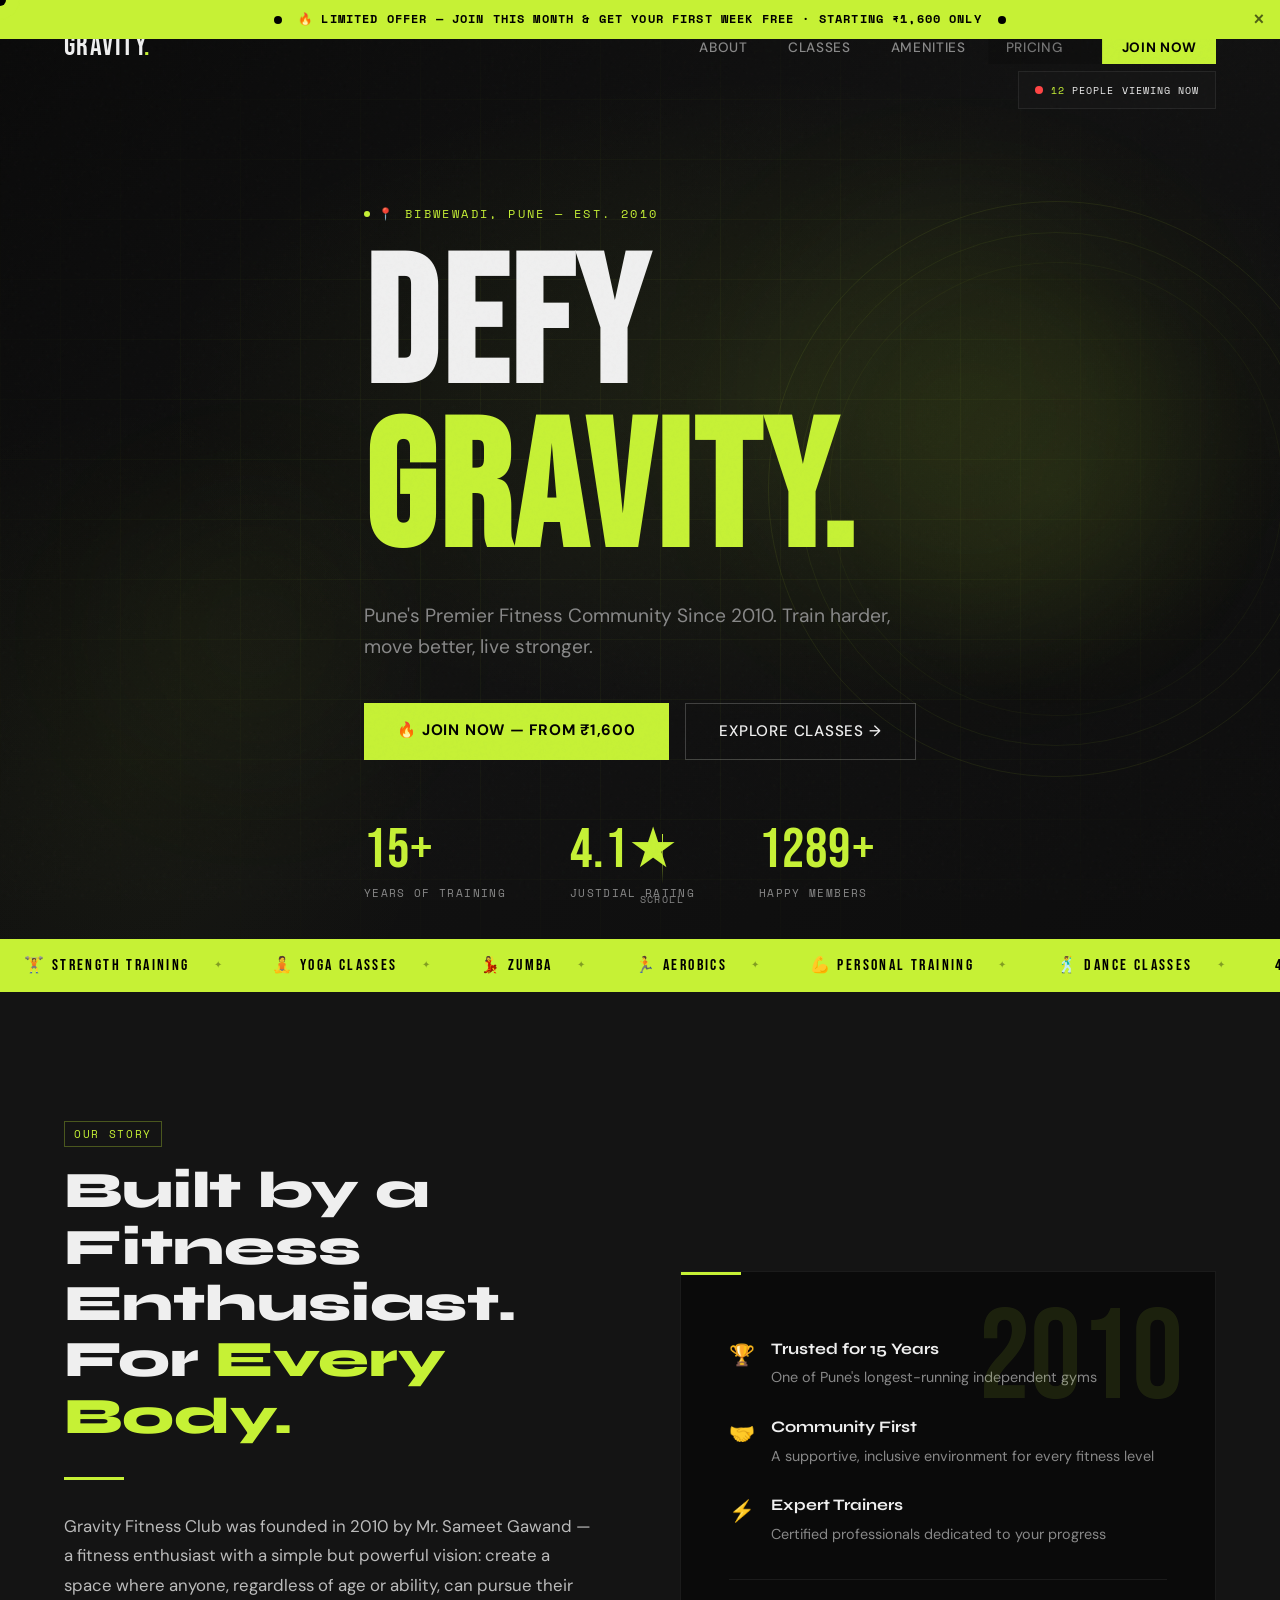
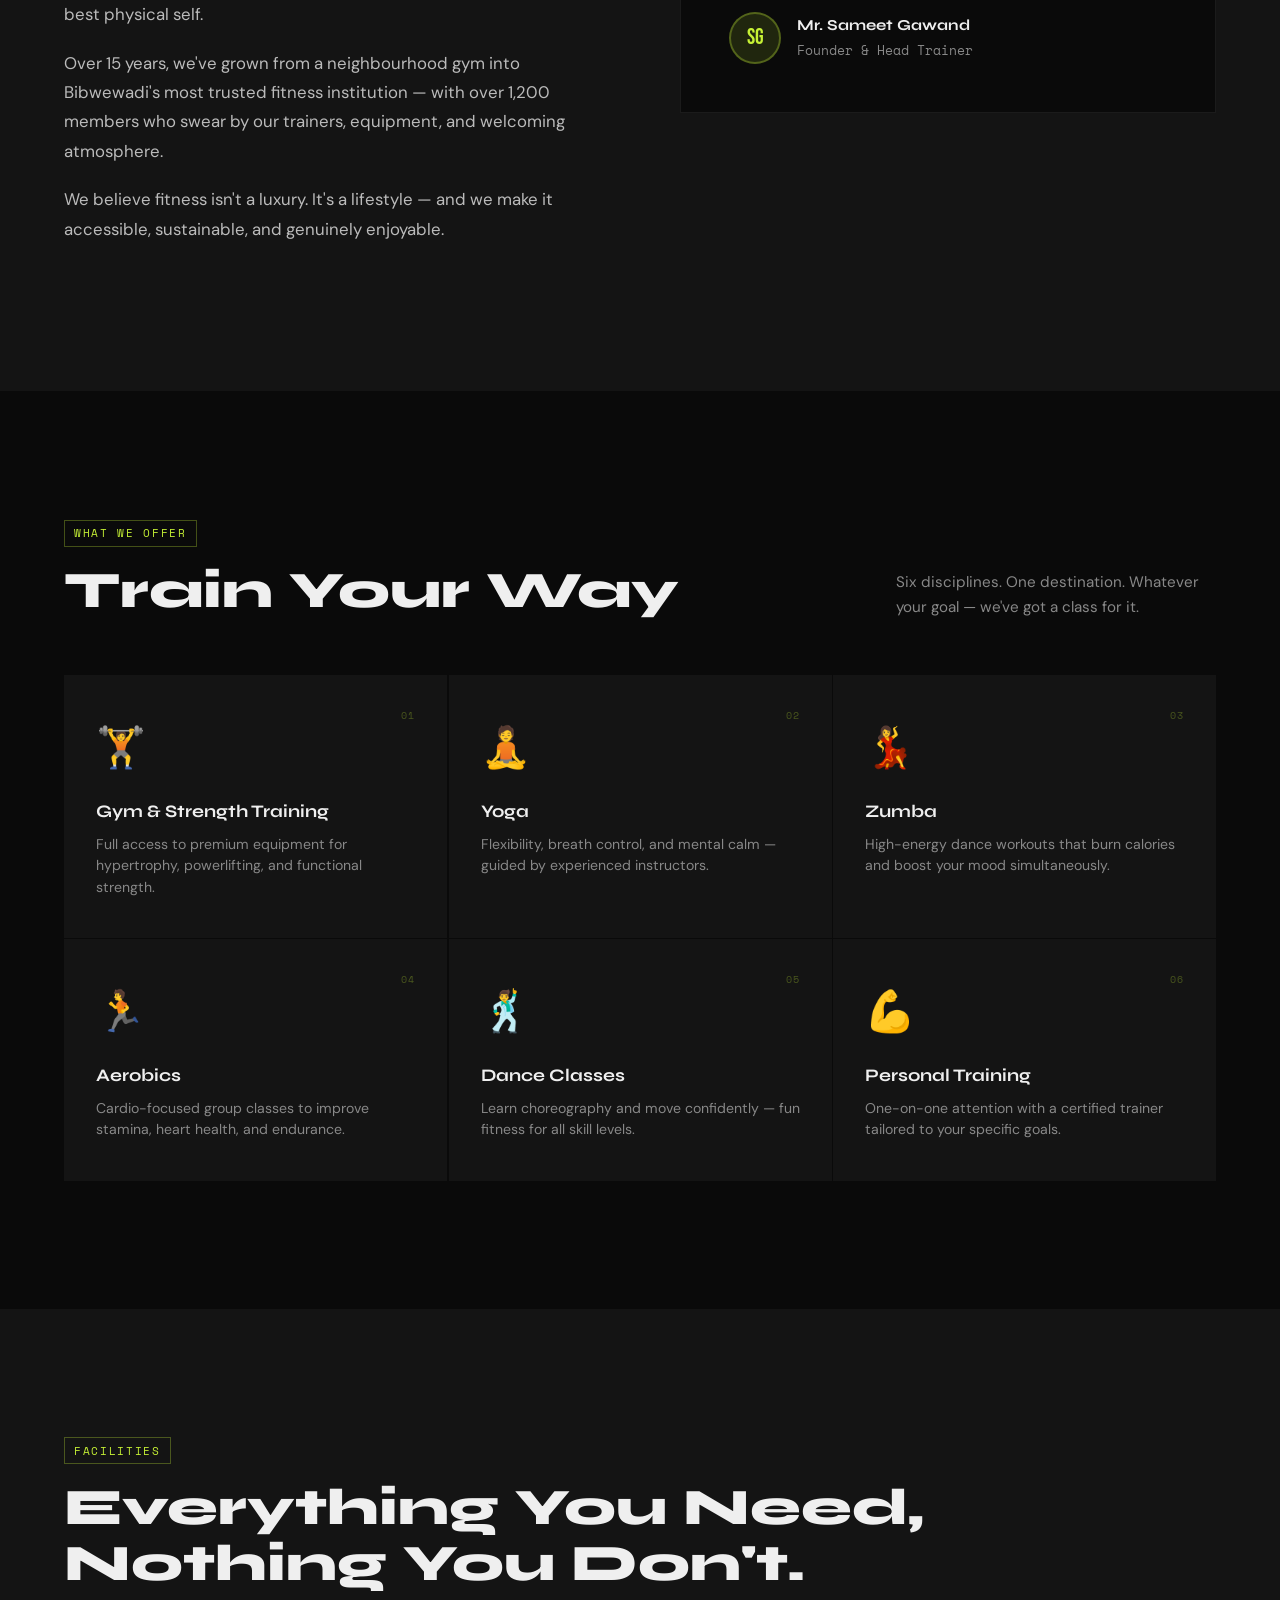
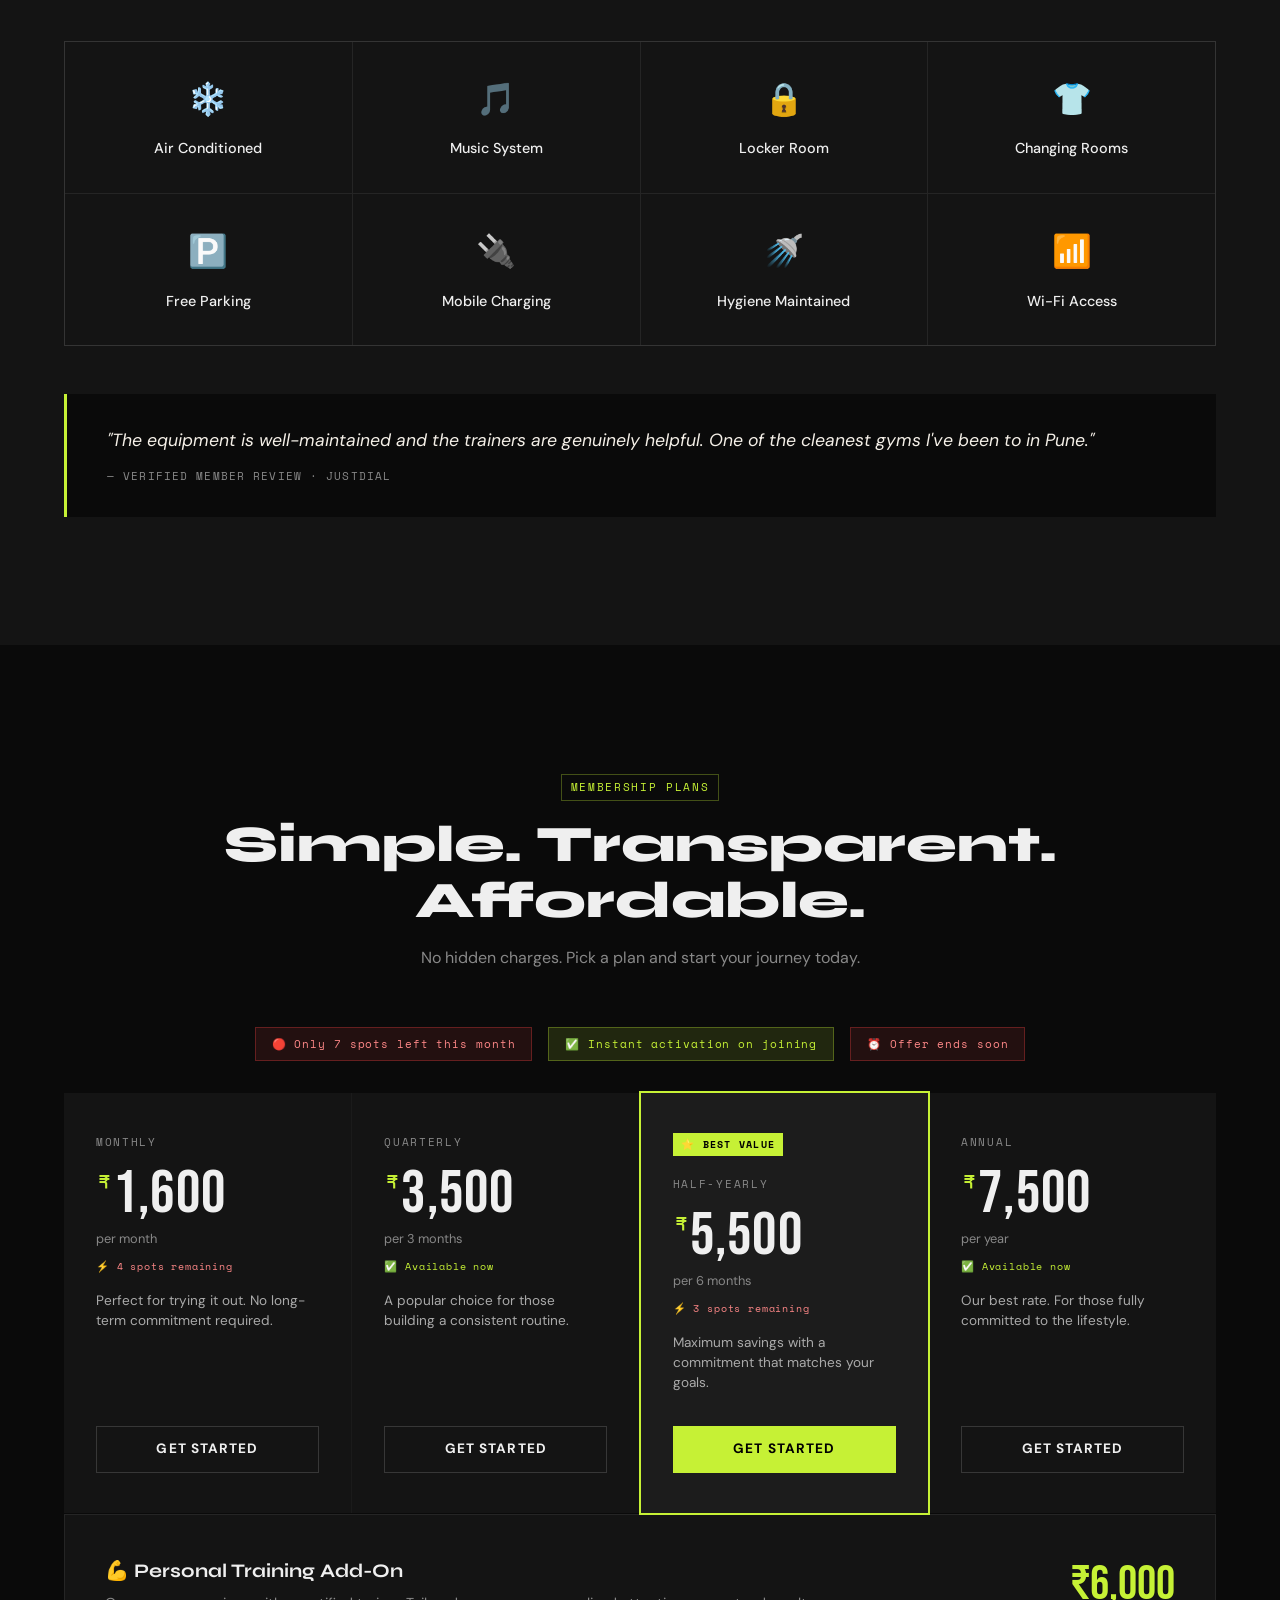
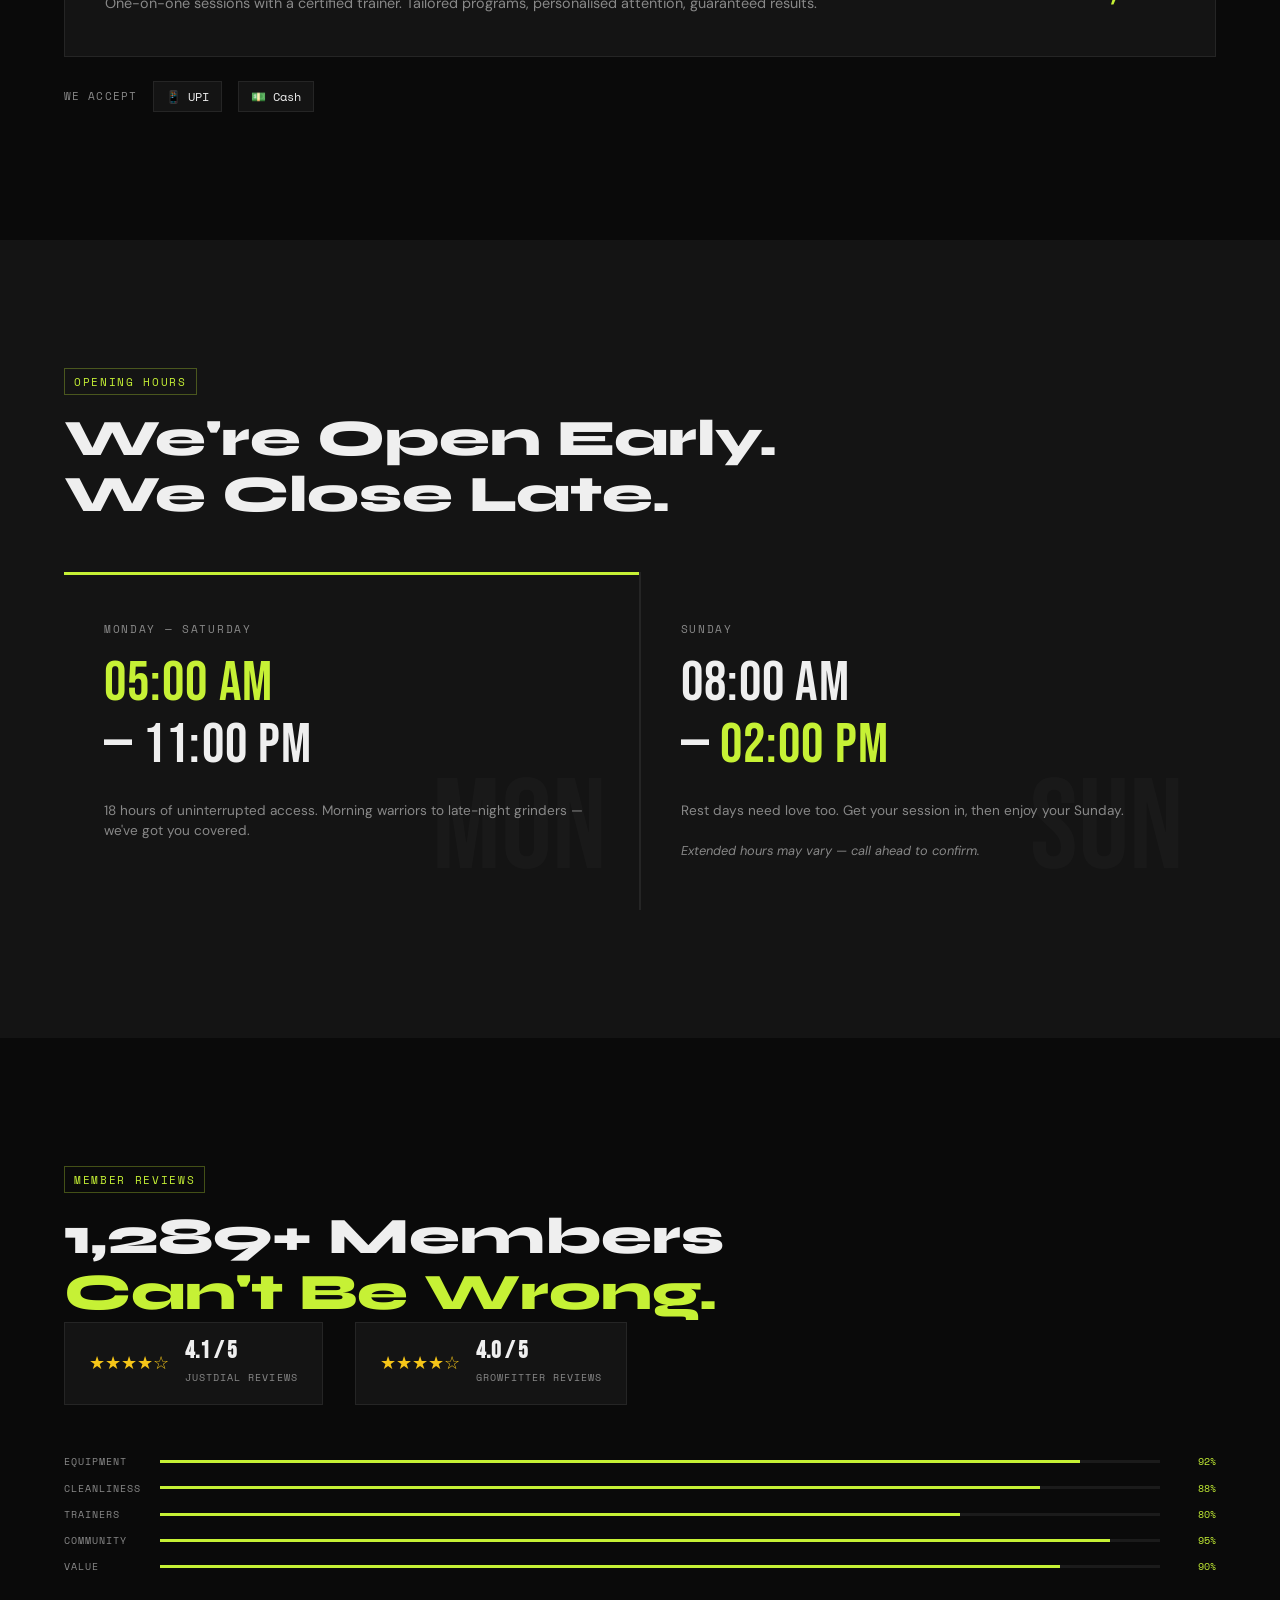
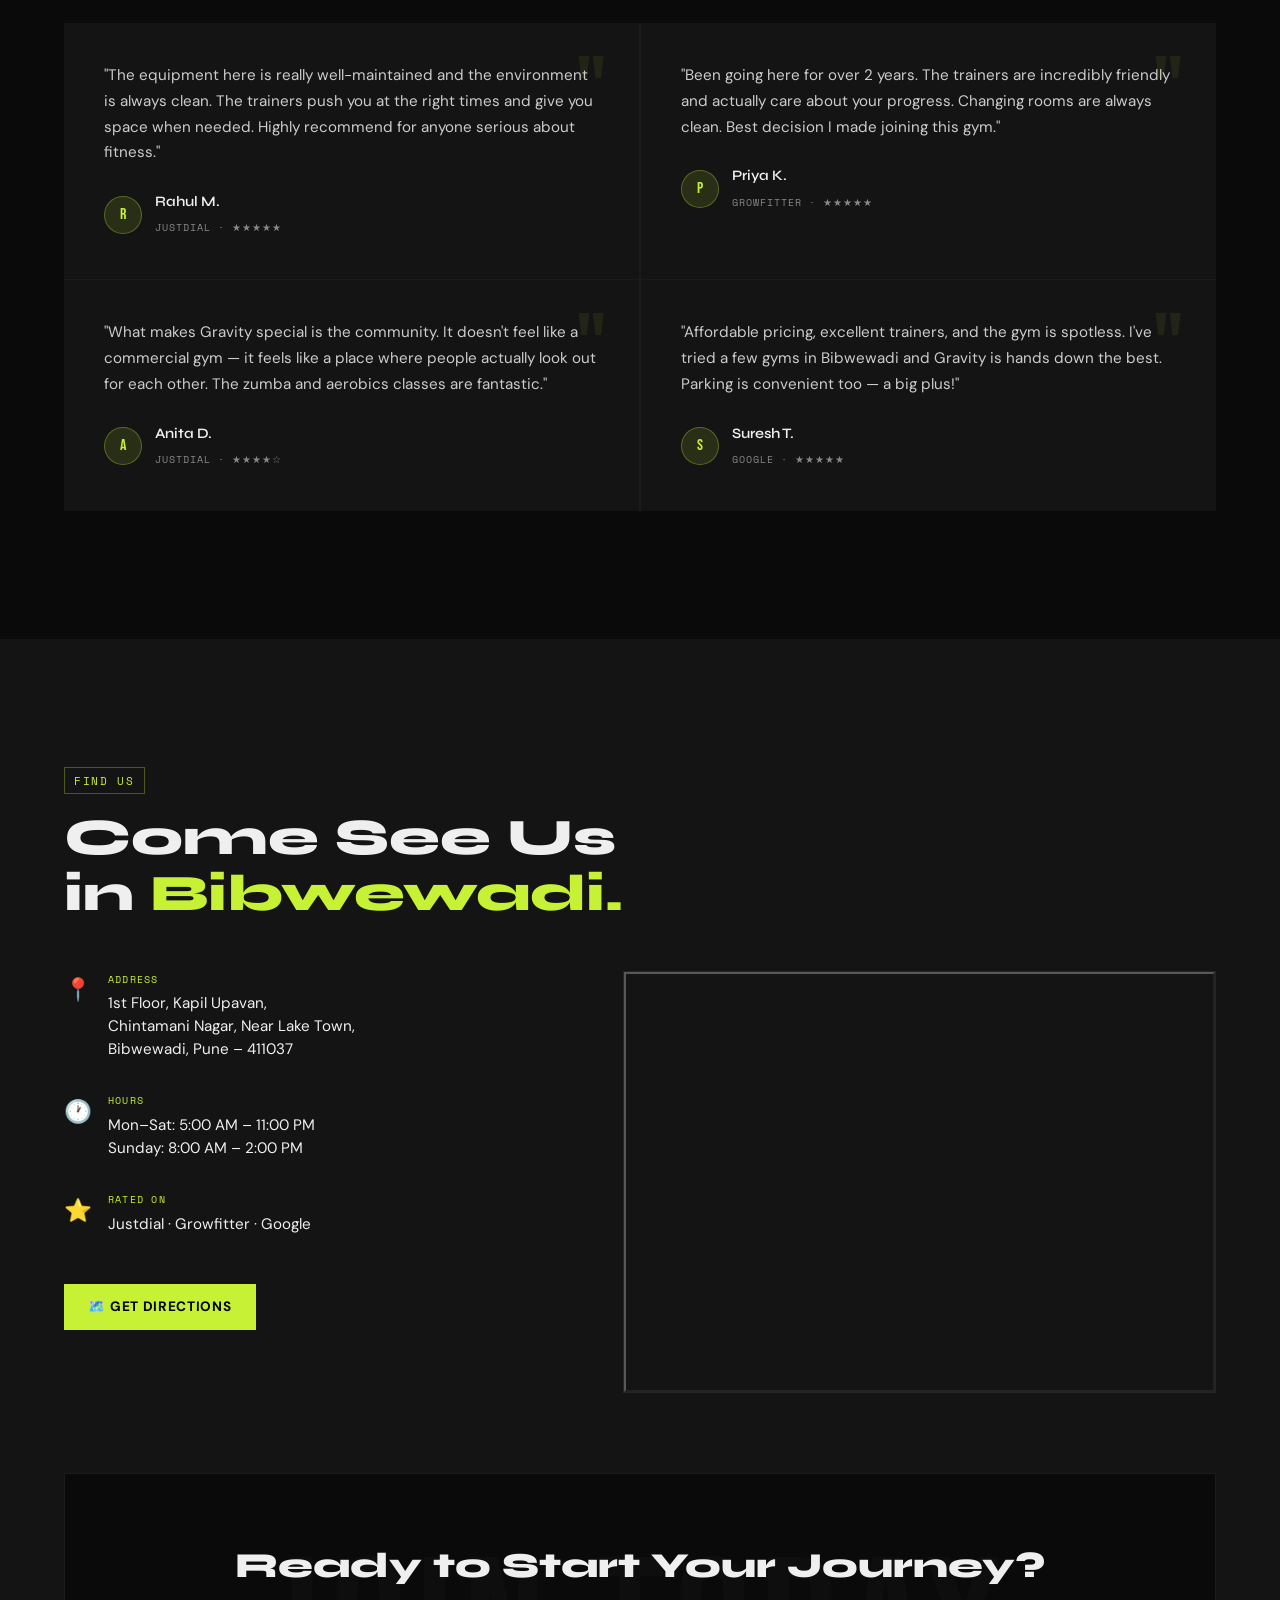
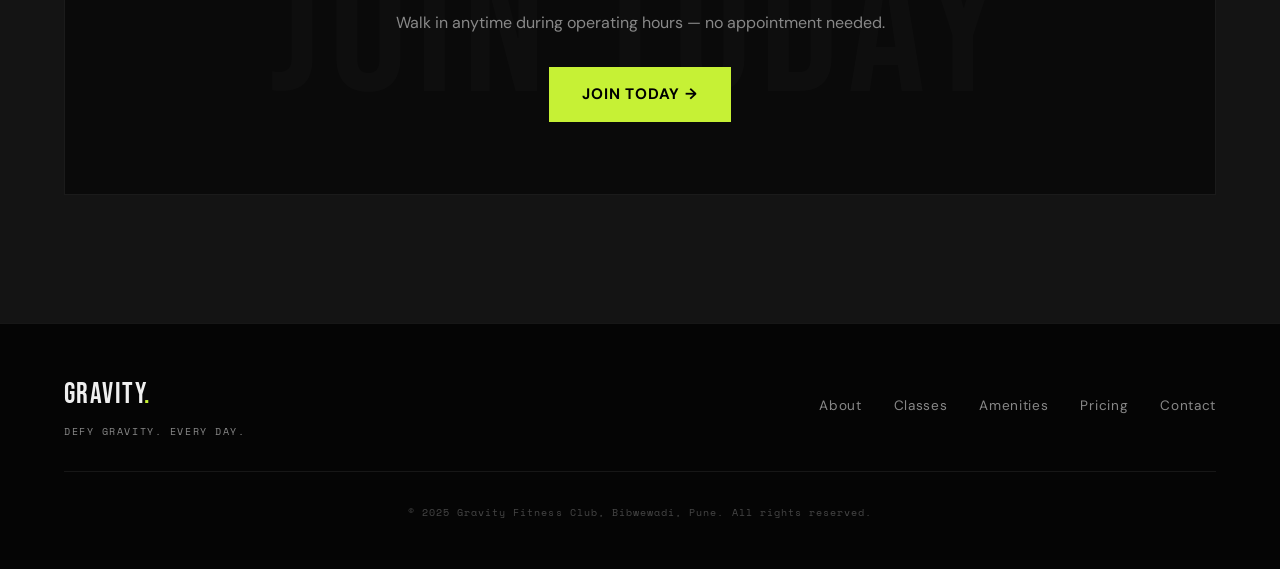
<file: app.html>
<!DOCTYPE html>
<html lang="en">
<head>
  <meta charset="UTF-8" />
  <meta name="viewport" content="width=device-width, initial-scale=1.0" />
  <title>Gravity Fitness Club — Pune's Premier Gym Since 2010</title>
  <meta name="description" content="Gravity Fitness Club in Bibwewadi, Pune. Premium gym with strength training, yoga, zumba, dance, aerobics & personal training. Join from ₹1,600/month." />
  <link rel="preconnect" href="https://fonts.googleapis.com" />
  <link rel="preconnect" href="https://fonts.gstatic.com" crossorigin />
  <link href="https://fonts.googleapis.com/css2?family=Bebas+Neue&family=Syne:wght@400;600;700;800&family=DM+Sans:ital,wght@0,300;0,400;0,500;1,400&family=Space+Mono:wght@400;700&display=swap" rel="stylesheet" />
  <style>
    *, *::before, *::after { box-sizing: border-box; margin: 0; padding: 0; }
    html { scroll-behavior: smooth; overflow-x: hidden; }
    body {
      background: #0A0A0A;
      color: #EFEFEF;
      font-family: 'DM Sans', sans-serif;
      font-size: 16px;
      line-height: 1.6;
      overflow-x: hidden;
      cursor: none;
    }
    img { max-width: 100%; display: block; }
    a { text-decoration: none; color: inherit; }
    ul { list-style: none; }

    :root {
      --bg: #0A0A0A;
      --surface: #141414;
      --surface2: #1C1C1C;
      --lime: #C6F135;
      --lime-dim: rgba(198,241,53,0.12);
      --lime-glow: rgba(198,241,53,0.3);
      --cream: #F5F0E8;
      --text: #EFEFEF;
      --muted: #888888;
      --border: rgba(255,255,255,0.07);
      --max-w: 1280px;
      --pad: clamp(1.5rem, 5vw, 5rem);
    }

    /* ========================
       CUSTOM CURSOR
    ======================== */
    #cursor {
      position: fixed;
      width: 12px;
      height: 12px;
      background: var(--lime);
      border-radius: 50%;
      pointer-events: none;
      z-index: 99999;
      transform: translate(-50%, -50%);
      transition: width 0.2s, height 0.2s, background 0.2s, opacity 0.2s;
      mix-blend-mode: difference;
    }
    #cursor-ring {
      position: fixed;
      width: 40px;
      height: 40px;
      border: 1.5px solid rgba(198,241,53,0.5);
      border-radius: 50%;
      pointer-events: none;
      z-index: 99998;
      transform: translate(-50%, -50%);
      transition: width 0.4s cubic-bezier(0.16,1,0.3,1),
                  height 0.4s cubic-bezier(0.16,1,0.3,1),
                  border-color 0.3s;
    }
    body.hovering #cursor { width: 6px; height: 6px; }
    body.hovering #cursor-ring { width: 60px; height: 60px; border-color: var(--lime); }
    body.clicking #cursor { transform: translate(-50%,-50%) scale(0.6); }

    /* ========================
       NOISE OVERLAY
    ======================== */
    body::before {
      content: '';
      position: fixed;
      inset: 0;
      background-image: url("data:image/svg+xml,%3Csvg viewBox='0 0 256 256' xmlns='http://www.w3.org/2000/svg'%3E%3Cfilter id='noise'%3E%3CfeTurbulence type='fractalNoise' baseFrequency='0.9' numOctaves='4' stitchTiles='stitch'/%3E%3C/filter%3E%3Crect width='100%25' height='100%25' filter='url(%23noise)' opacity='0.04'/%3E%3C/svg%3E");
      pointer-events: none;
      z-index: 1000;
      opacity: 0.5;
    }

    /* ========================
       TOP URGENCY BANNER
    ======================== */
    #urgency-banner {
      background: var(--lime);
      color: #000;
      text-align: center;
      padding: 0.65rem var(--pad);
      font-family: 'Space Mono', monospace;
      font-size: 0.72rem;
      letter-spacing: 0.1em;
      text-transform: uppercase;
      font-weight: 700;
      position: relative;
      z-index: 9998;
      display: flex;
      align-items: center;
      justify-content: center;
      gap: 1rem;
      animation: bannerPulse 3s ease infinite;
    }
    .banner-dot {
      width: 8px; height: 8px;
      background: #000;
      border-radius: 50%;
      display: inline-block;
      animation: blink 1s ease infinite;
    }
    #urgency-banner button {
      position: absolute;
      right: 1rem;
      background: none;
      border: none;
      font-size: 1.1rem;
      cursor: none;
      color: #000;
      opacity: 0.6;
      font-weight: 700;
      line-height: 1;
    }
    @keyframes bannerPulse {
      0%, 100% { background: var(--lime); }
      50% { background: #d4ff45; }
    }
    @keyframes blink {
      0%, 100% { opacity: 1; }
      50% { opacity: 0.2; }
    }

    /* ========================
       NAVBAR
    ======================== */
    #navbar {
      position: fixed;
      top: 0; left: 0; right: 0;
      z-index: 999;
      padding: 1.5rem var(--pad);
      display: flex;
      align-items: center;
      justify-content: space-between;
      transition: background 0.4s, padding 0.4s;
    }
    #navbar.scrolled {
      background: rgba(10,10,10,0.94);
      backdrop-filter: blur(20px);
      padding: 1rem var(--pad);
      border-bottom: 1px solid var(--border);
    }
    .nav-logo {
      font-family: 'Bebas Neue', cursive;
      font-size: 1.8rem;
      letter-spacing: 0.05em;
    }
    .nav-logo span { color: var(--lime); }
    .nav-links {
      display: flex;
      gap: 2.5rem;
      align-items: center;
    }
    .nav-links a {
      font-family: 'DM Sans', sans-serif;
      font-size: 0.85rem;
      font-weight: 500;
      letter-spacing: 0.05em;
      text-transform: uppercase;
      color: var(--muted);
      transition: color 0.2s;
      position: relative;
    }
    .nav-links a::after {
      content: '';
      position: absolute;
      bottom: -4px; left: 0;
      width: 0; height: 1px;
      background: var(--lime);
      transition: width 0.3s;
    }
    .nav-links a:hover::after, .nav-links a.active::after { width: 100%; }
    .nav-links a:hover, .nav-links a.active { color: var(--text); }
    .nav-cta {
      background: var(--lime) !important;
      color: #000 !important;
      padding: 0.55em 1.4em !important;
      font-weight: 700 !important;
      position: relative;
      overflow: hidden;
    }
    .nav-cta::before {
      content: '';
      position: absolute;
      inset: 0;
      background: rgba(0,0,0,0.15);
      transform: translateX(-100%);
      transition: transform 0.3s;
    }
    .nav-cta:hover::before { transform: translateX(0); }
    .nav-cta::after { display: none !important; }

    /* Hamburger */
    .hamburger {
      display: none;
      flex-direction: column;
      gap: 5px;
      cursor: none;
      padding: 4px;
      background: none;
      border: none;
    }
    .hamburger span {
      display: block; width: 26px; height: 2px;
      background: var(--text);
      transition: all 0.3s;
    }
    .hamburger.open span:nth-child(1) { transform: translateY(7px) rotate(45deg); }
    .hamburger.open span:nth-child(2) { opacity: 0; }
    .hamburger.open span:nth-child(3) { transform: translateY(-7px) rotate(-45deg); }

    .mobile-menu {
      display: none;
      position: fixed;
      inset: 0;
      background: #0A0A0A;
      z-index: 998;
      flex-direction: column;
      align-items: center;
      justify-content: center;
      gap: 2.5rem;
    }
    .mobile-menu.open { display: flex; }
    .mobile-menu a {
      font-family: 'Bebas Neue', cursive;
      font-size: clamp(2.5rem, 8vw, 4rem);
      color: var(--text);
      letter-spacing: 0.05em;
      transition: color 0.2s;
    }
    .mobile-menu a:hover { color: var(--lime); }

    /* ========================
       HERO
    ======================== */
    #hero {
      position: relative;
      min-height: 100vh;
      display: flex;
      align-items: center;
      overflow: hidden;
    }
    .hero-bg {
      position: absolute;
      inset: 0;
      background:
        radial-gradient(ellipse 80% 60% at 60% 40%, rgba(198,241,53,0.07) 0%, transparent 60%),
        radial-gradient(ellipse 50% 80% at 10% 80%, rgba(198,241,53,0.04) 0%, transparent 50%),
        linear-gradient(135deg, #0A0A0A 0%, #111111 50%, #0D0D0D 100%);
    }
    .hero-grid {
      position: absolute;
      inset: 0;
      background-image:
        linear-gradient(rgba(198,241,53,0.04) 1px, transparent 1px),
        linear-gradient(90deg, rgba(198,241,53,0.04) 1px, transparent 1px);
      background-size: 60px 60px;
      mask-image: radial-gradient(ellipse 80% 80% at 50% 50%, black 30%, transparent 80%);
      transition: background-position 0.1s linear;
    }
    /* Parallax layers */
    #parallax-1, #parallax-2 {
      position: absolute;
      inset: 0;
      pointer-events: none;
      z-index: 1;
    }
    .orb {
      position: absolute;
      border-radius: 50%;
      filter: blur(80px);
    }
    .orb-1 {
      width: 400px; height: 400px;
      background: rgba(198,241,53,0.05);
      top: 20%; left: 60%;
    }
    .orb-2 {
      width: 250px; height: 250px;
      background: rgba(198,241,53,0.04);
      bottom: 20%; left: 10%;
    }

    .hero-content {
      position: relative;
      z-index: 2;
      padding-top: 8rem;
    }
    .hero-eyebrow {
      font-family: 'Space Mono', monospace;
      font-size: 0.75rem;
      letter-spacing: 0.2em;
      text-transform: uppercase;
      color: var(--lime);
      margin-bottom: 1.5rem;
      opacity: 0;
      animation: fadeUp 0.6s ease 0.3s forwards;
      display: flex;
      align-items: center;
      gap: 0.5rem;
    }
    .eyebrow-dot {
      width: 6px; height: 6px;
      background: var(--lime);
      border-radius: 50%;
      animation: blink 1.5s ease infinite;
    }
    /* SPLIT TEXT HERO */
    .hero-title {
      font-family: 'Bebas Neue', cursive;
      font-size: clamp(5rem, 14vw, 13rem);
      line-height: 0.92;
      letter-spacing: 0.02em;
      color: var(--text);
      margin-bottom: 1.5rem;
      overflow: hidden;
    }
    .hero-title .line {
      display: block;
      overflow: hidden;
    }
    .hero-title .word {
      display: inline-block;
      opacity: 0;
      transform: translateY(100%);
      animation: wordReveal 0.9s cubic-bezier(0.16, 1, 0.3, 1) forwards;
    }
    .hero-title .line:nth-child(1) .word { animation-delay: 0.4s; }
    .hero-title .line:nth-child(2) .word { animation-delay: 0.6s; color: var(--lime); }
    @keyframes wordReveal {
      to { opacity: 1; transform: translateY(0); }
    }

    .hero-subtitle {
      font-size: clamp(1rem, 2vw, 1.2rem);
      color: var(--muted);
      margin-bottom: 2.5rem;
      max-width: 42ch;
      opacity: 0;
      animation: fadeUp 0.7s ease 0.9s forwards;
    }
    .hero-ctas {
      display: flex;
      gap: 1rem;
      flex-wrap: wrap;
      margin-bottom: 4rem;
      opacity: 0;
      animation: fadeUp 0.7s ease 1.1s forwards;
    }

    /* MAGNETIC BUTTONS */
    .btn-primary {
      background: var(--lime);
      color: #000;
      font-family: 'DM Sans', sans-serif;
      font-weight: 700;
      font-size: 0.95rem;
      letter-spacing: 0.05em;
      text-transform: uppercase;
      padding: 1em 2.2em;
      display: inline-block;
      position: relative;
      overflow: hidden;
      transition: box-shadow 0.3s, transform 0.1s;
      will-change: transform;
    }
    .btn-primary::after {
      content: '';
      position: absolute;
      inset: 0;
      background: rgba(0,0,0,0.12);
      transform: scaleX(0);
      transform-origin: right;
      transition: transform 0.4s;
    }
    .btn-primary:hover {
      box-shadow: 0 12px 40px rgba(198,241,53,0.45), 0 0 0 1px rgba(198,241,53,0.3);
    }
    .btn-primary:hover::after { transform: scaleX(1); transform-origin: left; }

    .btn-ghost {
      background: transparent;
      color: var(--text);
      font-family: 'DM Sans', sans-serif;
      font-weight: 500;
      font-size: 0.95rem;
      letter-spacing: 0.05em;
      text-transform: uppercase;
      padding: 1em 2.2em;
      border: 1px solid rgba(255,255,255,0.2);
      display: inline-block;
      position: relative;
      overflow: hidden;
      transition: border-color 0.3s, color 0.3s, transform 0.1s;
      will-change: transform;
    }
    .btn-ghost::before {
      content: '';
      position: absolute;
      inset: 0;
      background: var(--lime);
      transform: translateY(101%);
      transition: transform 0.4s cubic-bezier(0.16, 1, 0.3, 1);
      z-index: -1;
    }
    .btn-ghost:hover {
      border-color: var(--lime);
      color: #000;
    }
    .btn-ghost:hover::before { transform: translateY(0); }

    .hero-stats {
      display: flex;
      gap: clamp(2rem, 5vw, 4rem);
      flex-wrap: wrap;
      opacity: 0;
      animation: fadeUp 0.7s ease 1.3s forwards;
    }
    .stat-number {
      font-family: 'Bebas Neue', cursive;
      font-size: clamp(2.5rem, 5vw, 3.5rem);
      color: var(--lime);
      line-height: 1;
      letter-spacing: 0.02em;
    }
    .stat-label {
      font-family: 'Space Mono', monospace;
      font-size: 0.7rem;
      letter-spacing: 0.12em;
      text-transform: uppercase;
      color: var(--muted);
      margin-top: 0.3rem;
    }
    .hero-deco {
      position: absolute;
      right: -5%;
      top: 50%;
      transform: translateY(-50%);
      width: clamp(280px, 45vw, 600px);
      height: clamp(280px, 45vw, 600px);
      border-radius: 50%;
      border: 1px solid rgba(198,241,53,0.08);
      z-index: 1;
      animation: rotateSlow 30s linear infinite;
    }
    .hero-deco::before {
      content: '';
      position: absolute;
      inset: 30px;
      border-radius: 50%;
      border: 1px solid rgba(198,241,53,0.06);
    }
    .hero-deco::after {
      content: '';
      position: absolute;
      inset: 60px;
      border-radius: 50%;
      border: 1px solid rgba(198,241,53,0.04);
      background: radial-gradient(circle, rgba(198,241,53,0.05) 0%, transparent 70%);
    }
    @keyframes rotateSlow {
      to { transform: translateY(-50%) rotate(360deg); }
    }

    /* LIVE VIEWERS BADGE */
    .live-badge {
      position: absolute;
      top: 2rem;
      right: var(--pad);
      background: var(--surface);
      border: 1px solid var(--border);
      padding: 0.6rem 1rem;
      display: flex;
      align-items: center;
      gap: 0.5rem;
      z-index: 10;
      opacity: 0;
      animation: fadeUp 0.7s ease 2s forwards;
    }
    .live-dot {
      width: 8px; height: 8px;
      background: #FF4444;
      border-radius: 50%;
      animation: blink 1s ease infinite;
      flex-shrink: 0;
    }
    .live-text {
      font-family: 'Space Mono', monospace;
      font-size: 0.65rem;
      letter-spacing: 0.1em;
      text-transform: uppercase;
      color: var(--text);
    }
    #live-count { color: var(--lime); }

    .scroll-indicator {
      position: absolute;
      bottom: 2rem;
      left: 50%;
      transform: translateX(-50%);
      display: flex;
      flex-direction: column;
      align-items: center;
      gap: 0.5rem;
      opacity: 0;
      animation: fadeUp 0.7s ease 1.8s forwards;
      z-index: 2;
    }
    .scroll-indicator span {
      font-family: 'Space Mono', monospace;
      font-size: 0.6rem;
      letter-spacing: 0.15em;
      text-transform: uppercase;
      color: var(--muted);
    }
    .scroll-line {
      width: 1px;
      height: 50px;
      background: linear-gradient(to bottom, var(--lime), transparent);
      animation: scrollPulse 2s ease infinite;
    }

    /* ========================
       MARQUEE STRIP
    ======================== */
    .marquee-strip {
      background: var(--lime);
      padding: 0.85rem 0;
      overflow: hidden;
      position: relative;
    }
    .marquee-track {
      display: flex;
      gap: 0;
      animation: marqueeScroll 20s linear infinite;
      width: max-content;
    }
    .marquee-track:hover { animation-play-state: paused; }
    .marquee-item {
      font-family: 'Bebas Neue', cursive;
      font-size: 1rem;
      letter-spacing: 0.15em;
      color: #000;
      white-space: nowrap;
      padding: 0 1.5rem;
      display: flex;
      align-items: center;
      gap: 1.5rem;
    }
    .marquee-sep {
      color: rgba(0,0,0,0.35);
      font-size: 0.6rem;
    }
    @keyframes marqueeScroll {
      from { transform: translateX(0); }
      to { transform: translateX(-50%); }
    }

    /* ========================
       UTILITY
    ======================== */
    .container { max-width: var(--max-w); margin: 0 auto; padding: 0 var(--pad); }
    .lime { color: var(--lime); }
    .tag {
      font-family: 'Space Mono', monospace;
      font-size: 0.7rem;
      letter-spacing: 0.15em;
      text-transform: uppercase;
      color: var(--lime);
      border: 1px solid var(--lime-glow);
      padding: 0.3em 0.8em;
      display: inline-block;
      margin-bottom: 1rem;
    }
    .section-heading {
      font-family: 'Syne', sans-serif;
      font-weight: 800;
      font-size: clamp(2rem, 4vw, 3.2rem);
      line-height: 1.1;
    }
    .fade-up {
      opacity: 0;
      transform: translateY(40px);
      transition: opacity 0.7s ease, transform 0.7s ease;
    }
    .fade-up.visible { opacity: 1; transform: none; }
    .section-pad { padding: clamp(5rem, 10vw, 9rem) 0; }
    .lime-line { width: 60px; height: 3px; background: var(--lime); margin: 2rem 0; }

    /* ========================
       ABOUT
    ======================== */
    #about { background: var(--surface); }
    .about-grid {
      display: grid;
      grid-template-columns: 1fr 1fr;
      gap: 5rem;
      align-items: center;
    }
    .about-text p {
      color: #BBBBBB;
      margin-bottom: 1.2rem;
      font-size: 1.05rem;
      line-height: 1.75;
    }
    .about-card {
      background: var(--bg);
      border: 1px solid var(--border);
      padding: 3rem;
      position: relative;
      transition: border-color 0.3s, transform 0.3s;
      transform-style: preserve-3d;
    }
    .about-card:hover { border-color: rgba(198,241,53,0.3); }
    .about-card::before {
      content: '';
      position: absolute;
      top: 0; left: 0;
      width: 60px; height: 3px;
      background: var(--lime);
    }
    .about-big-year {
      font-family: 'Bebas Neue', cursive;
      font-size: clamp(5rem, 10vw, 8rem);
      color: rgba(198,241,53,0.1);
      line-height: 1;
      position: absolute;
      top: 1.5rem; right: 2rem;
      pointer-events: none; user-select: none;
    }
    .about-highlights { display: flex; flex-direction: column; gap: 1.5rem; margin-top: 1rem; }
    .highlight-item { display: flex; gap: 1rem; align-items: flex-start; }
    .highlight-icon { font-size: 1.3rem; flex-shrink: 0; margin-top: 0.1rem; }
    .highlight-text strong {
      font-family: 'Syne', sans-serif;
      font-size: 1rem; font-weight: 700;
      display: block; margin-bottom: 0.2rem;
    }
    .highlight-text span { font-size: 0.9rem; color: var(--muted); }
    .founder-badge {
      display: flex; align-items: center; gap: 1rem;
      margin-top: 2rem; padding-top: 2rem;
      border-top: 1px solid var(--border);
    }
    .founder-avatar {
      width: 52px; height: 52px;
      border-radius: 50%;
      background: var(--lime-dim);
      display: flex; align-items: center; justify-content: center;
      font-family: 'Bebas Neue', cursive; font-size: 1.4rem;
      color: var(--lime);
      border: 2px solid var(--lime-glow);
      flex-shrink: 0;
    }
    .founder-info strong { font-family: 'Syne', sans-serif; font-size: 0.95rem; font-weight: 700; display: block; }
    .founder-info span { font-size: 0.8rem; color: var(--muted); font-family: 'Space Mono', monospace; }

    /* ========================
       CLASSES — TILT CARDS
    ======================== */
    #classes { background: var(--bg); }
    .classes-header {
      display: flex; justify-content: space-between; align-items: flex-end;
      margin-bottom: 3.5rem; gap: 2rem; flex-wrap: wrap;
    }
    .classes-grid {
      display: grid;
      grid-template-columns: repeat(3, 1fr);
      gap: 1.5px;
    }
    .class-card {
      background: var(--surface);
      padding: 2.5rem 2rem;
      position: relative;
      overflow: hidden;
      transition: background 0.3s, transform 0.15s;
      transform-style: preserve-3d;
      will-change: transform;
    }
    .class-card-inner { position: relative; z-index: 2; }
    .class-card::before {
      content: '';
      position: absolute;
      inset: 0;
      background: radial-gradient(circle at var(--mx, 50%) var(--my, 50%), rgba(198,241,53,0.08), transparent 60%);
      opacity: 0;
      transition: opacity 0.3s;
    }
    .class-card:hover::before { opacity: 1; }
    .class-card::after {
      content: '';
      position: absolute;
      bottom: 0; left: 0;
      width: 100%; height: 2px;
      background: var(--lime);
      transform: scaleX(0); transform-origin: left;
      transition: transform 0.4s cubic-bezier(0.16, 1, 0.3, 1);
    }
    .class-card:hover::after { transform: scaleX(1); }
    .class-card:hover { background: var(--surface2); }
    .class-icon { font-size: 2.5rem; margin-bottom: 1.2rem; display: block; transition: transform 0.4s cubic-bezier(0.16,1,0.3,1); }
    .class-card:hover .class-icon { transform: scale(1.2) rotate(-5deg); }
    .class-name { font-family: 'Syne', sans-serif; font-weight: 700; font-size: 1.1rem; margin-bottom: 0.5rem; }
    .class-desc { font-size: 0.88rem; color: var(--muted); line-height: 1.5; }
    .class-num {
      position: absolute; top: 2rem; right: 2rem;
      font-family: 'Space Mono', monospace;
      font-size: 0.65rem; color: rgba(198,241,53,0.3); letter-spacing: 0.1em;
    }
    /* Hover reveal arrow */
    .class-arrow {
      position: absolute;
      bottom: 1.5rem; right: 1.5rem;
      width: 32px; height: 32px;
      background: var(--lime);
      display: flex; align-items: center; justify-content: center;
      font-size: 1rem; color: #000;
      transform: translateY(10px) scale(0.8);
      opacity: 0;
      transition: opacity 0.3s, transform 0.3s;
    }
    .class-card:hover .class-arrow { opacity: 1; transform: translateY(0) scale(1); }

    /* ========================
       AMENITIES
    ======================== */
    #amenities { background: var(--surface); }
    .amenities-grid {
      display: grid;
      grid-template-columns: repeat(4, 1fr);
      gap: 1px;
      background: var(--border);
      border: 1px solid var(--border);
      margin-top: 3rem;
    }
    .amenity-item {
      background: var(--surface);
      padding: 2rem 1.5rem;
      text-align: center;
      transition: background 0.3s, transform 0.3s;
      position: relative;
      overflow: hidden;
    }
    .amenity-item::before {
      content: '';
      position: absolute;
      inset: 0;
      background: var(--lime-dim);
      transform: translateY(100%);
      transition: transform 0.4s cubic-bezier(0.16,1,0.3,1);
    }
    .amenity-item:hover::before { transform: translateY(0); }
    .amenity-item:hover .amenity-icon { transform: scale(1.3) rotate(10deg); }
    .amenity-icon {
      font-size: 2rem; margin-bottom: 0.8rem;
      display: block; position: relative; z-index: 1;
      transition: transform 0.4s cubic-bezier(0.16,1,0.3,1);
    }
    .amenity-name { font-size: 0.9rem; color: var(--text); position: relative; z-index: 1; font-weight: 500; }
    .amenities-quote {
      margin-top: 3rem;
      padding: 2rem 2.5rem;
      background: var(--bg);
      border-left: 3px solid var(--lime);
    }
    .amenities-quote p {
      font-style: italic;
      font-size: 1.1rem;
      color: var(--cream);
      line-height: 1.65;
    }
    .amenities-quote cite {
      display: block; margin-top: 0.8rem;
      font-family: 'Space Mono', monospace; font-size: 0.7rem;
      letter-spacing: 0.1em; text-transform: uppercase; color: var(--muted);
      font-style: normal;
    }

    /* ========================
       PRICING
    ======================== */
    #pricing { background: var(--bg); }
    .pricing-header { text-align: center; margin-bottom: 3.5rem; }
    .pricing-header p { color: var(--muted); margin-top: 1rem; font-size: 1rem; }

    /* Urgency row */
    .urgency-row {
      display: flex;
      align-items: center;
      gap: 1rem;
      justify-content: center;
      margin-bottom: 2rem;
      flex-wrap: wrap;
    }
    .urgency-item {
      background: rgba(255,68,68,0.1);
      border: 1px solid rgba(255,68,68,0.3);
      padding: 0.45rem 1rem;
      font-family: 'Space Mono', monospace;
      font-size: 0.7rem;
      letter-spacing: 0.08em;
      color: #FF8888;
      display: flex;
      align-items: center;
      gap: 0.4rem;
    }
    .urgency-item.green {
      background: var(--lime-dim);
      border-color: var(--lime-glow);
      color: var(--lime);
    }

    .pricing-grid {
      display: grid;
      grid-template-columns: repeat(4, 1fr);
      gap: 1.5px;
      background: var(--border);
    }
    .plan-card {
      background: var(--surface);
      padding: 2.5rem 2rem;
      position: relative;
      display: flex;
      flex-direction: column;
      transition: background 0.3s, transform 0.3s;
    }
    .plan-card:hover { background: var(--surface2); transform: translateY(-6px); box-shadow: 0 20px 60px rgba(0,0,0,0.4); }
    .plan-card.featured {
      background: var(--surface2);
      border: 2px solid var(--lime);
      margin: -2px; z-index: 1;
    }
    .plan-card.featured:hover { background: #222; transform: translateY(-8px); }
    .plan-badge {
      background: var(--lime); color: #000;
      font-family: 'Space Mono', monospace;
      font-size: 0.65rem; font-weight: 700;
      letter-spacing: 0.12em; text-transform: uppercase;
      padding: 0.3em 0.8em;
      display: inline-block; margin-bottom: 1.2rem; align-self: flex-start;
    }
    .plan-name { font-family: 'Space Mono', monospace; font-size: 0.7rem; letter-spacing: 0.15em; text-transform: uppercase; color: var(--muted); margin-bottom: 0.8rem; }
    .plan-price { font-family: 'Bebas Neue', cursive; font-size: clamp(3rem, 5vw, 3.8rem); letter-spacing: 0.02em; color: var(--text); line-height: 1; margin-bottom: 0.3rem; }
    .plan-price span { font-size: 0.45em; vertical-align: super; color: var(--lime); font-family: 'Space Mono', monospace; letter-spacing: 0; }
    .plan-period { font-size: 0.8rem; color: var(--muted); margin-bottom: 0.5rem; }
    .plan-spots {
      font-family: 'Space Mono', monospace;
      font-size: 0.65rem;
      letter-spacing: 0.08em;
      color: #FF8888;
      margin-bottom: 1rem;
    }
    .plan-spots.safe { color: var(--lime); }
    .plan-tagline { font-size: 0.85rem; color: #AAAAAA; margin-bottom: 2rem; line-height: 1.5; flex: 1; }
    .plan-cta {
      display: block; text-align: center;
      padding: 0.85em 1.5em;
      font-family: 'DM Sans', sans-serif;
      font-weight: 700; font-size: 0.85rem;
      letter-spacing: 0.08em; text-transform: uppercase;
      background: transparent;
      border: 1px solid rgba(255,255,255,0.15);
      color: var(--text);
      cursor: none;
      transition: all 0.25s;
      position: relative; overflow: hidden;
    }
    .plan-cta::before {
      content: '';
      position: absolute;
      inset: 0;
      background: rgba(198,241,53,0.08);
      transform: translateX(-100%);
      transition: transform 0.4s;
    }
    .plan-cta:hover::before { transform: translateX(0); }
    .plan-cta:hover { border-color: var(--lime); color: var(--lime); }
    .plan-card.featured .plan-cta { background: var(--lime); border-color: var(--lime); color: #000; }
    .plan-card.featured .plan-cta::before { background: rgba(0,0,0,0.12); }
    .plan-card.featured .plan-cta:hover { background: #d4ff45; }

    .pt-card {
      background: var(--surface);
      border: 1px solid var(--border);
      padding: 2rem 2.5rem;
      display: flex; align-items: center; justify-content: space-between;
      gap: 2rem; margin-top: 1.5px; flex-wrap: wrap;
      transition: background 0.3s, border-color 0.3s;
    }
    .pt-card:hover { background: var(--surface2); border-color: rgba(198,241,53,0.2); }
    .pt-title { font-family: 'Syne', sans-serif; font-weight: 700; font-size: 1.2rem; margin-bottom: 0.3rem; }
    .pt-desc { font-size: 0.9rem; color: var(--muted); }
    .pt-price { font-family: 'Bebas Neue', cursive; font-size: 3rem; color: var(--lime); white-space: nowrap; }
    .payment-row { display: flex; align-items: center; gap: 1rem; margin-top: 1.5rem; flex-wrap: wrap; }
    .payment-label { font-family: 'Space Mono', monospace; font-size: 0.7rem; letter-spacing: 0.1em; text-transform: uppercase; color: var(--muted); }
    .payment-badge {
      background: var(--surface); border: 1px solid var(--border);
      padding: 0.4em 1em; font-family: 'Space Mono', monospace;
      font-size: 0.75rem; color: var(--text);
      transition: border-color 0.2s, color 0.2s;
    }
    .payment-badge:hover { border-color: var(--lime); color: var(--lime); }

    /* ========================
       TIMINGS
    ======================== */
    #timings { background: var(--surface); }
    .timings-inner { display: grid; grid-template-columns: 1fr 1fr; gap: 1.5px; background: var(--border); margin-top: 3rem; }
    .timing-card { background: var(--surface); padding: 3rem 2.5rem; position: relative; overflow: hidden; transition: background 0.3s; }
    .timing-card:hover { background: var(--surface2); }
    .timing-card.primary::before { content: ''; position: absolute; top: 0; left: 0; right: 0; height: 3px; background: var(--lime); }
    .timing-day { font-family: 'Space Mono', monospace; font-size: 0.7rem; letter-spacing: 0.15em; text-transform: uppercase; color: var(--muted); margin-bottom: 1rem; }
    .timing-hours { font-family: 'Bebas Neue', cursive; font-size: clamp(2.5rem, 5vw, 3.5rem); color: var(--text); line-height: 1.1; letter-spacing: 0.02em; }
    .timing-hours .accent { color: var(--lime); }
    .timing-note { margin-top: 1.5rem; font-size: 0.85rem; color: var(--muted); line-height: 1.5; }
    .timing-bg-text { position: absolute; bottom: 1rem; right: 2rem; font-family: 'Bebas Neue', cursive; font-size: 8rem; color: rgba(255,255,255,0.025); line-height: 1; pointer-events: none; user-select: none; }

    /* ========================
       TESTIMONIALS
    ======================== */
    #testimonials { background: var(--bg); overflow: hidden; }
    .ratings-row { display: flex; gap: 2rem; margin-bottom: 3rem; flex-wrap: wrap; }
    .rating-badge {
      background: var(--surface); border: 1px solid var(--border);
      padding: 1rem 1.5rem; display: flex; align-items: center; gap: 1rem;
      transition: border-color 0.3s, transform 0.3s;
    }
    .rating-badge:hover { border-color: rgba(198,241,53,0.3); transform: translateY(-3px); }
    .rating-stars { font-size: 1.1rem; color: #F5C518; }
    .rating-info strong { font-family: 'Bebas Neue', cursive; font-size: 1.5rem; color: var(--text); display: block; line-height: 1; }
    .rating-info span { font-family: 'Space Mono', monospace; font-size: 0.65rem; letter-spacing: 0.1em; text-transform: uppercase; color: var(--muted); }

    /* Progress bar ratings */
    .rating-progress {
      display: flex; flex-direction: column; gap: 0.6rem;
      margin-bottom: 3rem;
    }
    .rating-bar-row {
      display: flex; align-items: center; gap: 1rem;
    }
    .rating-bar-label {
      font-family: 'Space Mono', monospace;
      font-size: 0.65rem; letter-spacing: 0.1em;
      text-transform: uppercase; color: var(--muted);
      width: 80px; flex-shrink: 0;
    }
    .rating-bar-track {
      flex: 1; height: 3px;
      background: var(--border);
      position: relative; overflow: hidden;
    }
    .rating-bar-fill {
      position: absolute;
      top: 0; left: 0; height: 100%;
      background: var(--lime);
      width: 0;
      transition: width 1.5s cubic-bezier(0.16,1,0.3,1);
    }
    .rating-bar-fill.animated { width: var(--fill); }
    .rating-bar-pct {
      font-family: 'Space Mono', monospace;
      font-size: 0.65rem; color: var(--lime);
      width: 40px; text-align: right; flex-shrink: 0;
    }

    .testimonials-scroll {
      display: grid;
      grid-template-columns: repeat(2, 1fr);
      gap: 1.5px;
      background: var(--border);
    }
    .testimonial-card {
      background: var(--surface);
      padding: 2.5rem;
      position: relative;
      transition: background 0.3s, transform 0.3s;
    }
    .testimonial-card:hover { background: var(--surface2); transform: translateY(-4px); }
    .testimonial-card::before {
      content: '"';
      position: absolute; top: 1.5rem; right: 2rem;
      font-family: 'Bebas Neue', cursive; font-size: 6rem;
      color: rgba(198,241,53,0.08); line-height: 1;
      pointer-events: none;
    }
    .testimonial-text { font-size: 0.95rem; color: #CCCCCC; line-height: 1.7; margin-bottom: 1.5rem; }
    .testimonial-author { display: flex; align-items: center; gap: 0.8rem; }
    .author-initial {
      width: 38px; height: 38px;
      border-radius: 50%;
      background: var(--lime-dim);
      border: 1px solid var(--lime-glow);
      display: flex; align-items: center; justify-content: center;
      font-family: 'Bebas Neue', cursive; font-size: 1rem; color: var(--lime);
      flex-shrink: 0;
    }
    .author-name { font-family: 'Syne', sans-serif; font-weight: 600; font-size: 0.9rem; display: block; }
    .author-source { font-family: 'Space Mono', monospace; font-size: 0.65rem; letter-spacing: 0.1em; text-transform: uppercase; color: var(--muted); }

    /* ========================
       CONTACT
    ======================== */
    #contact { background: var(--surface); }
    .contact-grid { display: grid; grid-template-columns: 1fr 1.2fr; gap: 4rem; align-items: start; margin-top: 3rem; }
    .contact-detail { display: flex; gap: 1rem; align-items: flex-start; margin-bottom: 2rem; }
    .contact-icon { font-size: 1.4rem; flex-shrink: 0; margin-top: 0.1rem; }
    .contact-label { font-family: 'Space Mono', monospace; font-size: 0.65rem; letter-spacing: 0.12em; text-transform: uppercase; color: var(--lime); margin-bottom: 0.3rem; }
    .contact-value { font-size: 0.95rem; color: var(--text); line-height: 1.5; }
    .map-btn {
      display: inline-flex; align-items: center; gap: 0.5rem;
      background: var(--lime); color: #000;
      font-family: 'DM Sans', sans-serif;
      font-weight: 700; font-size: 0.85rem;
      letter-spacing: 0.05em; text-transform: uppercase;
      padding: 0.9em 1.8em; margin-top: 1rem;
      transition: background 0.2s, transform 0.2s, box-shadow 0.2s;
      border: none; cursor: none;
      position: relative; overflow: hidden;
    }
    .map-btn:hover { background: #d4ff45; transform: translateY(-2px); box-shadow: 0 8px 30px rgba(198,241,53,0.35); }
    .map-frame { border: 1px solid var(--border); overflow: hidden; transition: border-color 0.3s; }
    .map-frame:hover { border-color: rgba(198,241,53,0.3); }
    .map-frame iframe { width: 100%; height: 420px; display: block; filter: grayscale(80%) invert(90%) hue-rotate(180deg); opacity: 0.8; }

    .contact-cta {
      text-align: center; margin-top: 5rem;
      padding: 4rem 2rem;
      background: var(--bg);
      border: 1px solid var(--border);
      position: relative; overflow: hidden;
      transition: border-color 0.3s;
    }
    .contact-cta:hover { border-color: rgba(198,241,53,0.2); }
    .contact-cta::before {
      content: 'JOIN TODAY';
      position: absolute; top: 50%; left: 50%;
      transform: translate(-50%,-50%);
      font-family: 'Bebas Neue', cursive;
      font-size: clamp(5rem, 15vw, 12rem);
      color: rgba(255,255,255,0.02);
      white-space: nowrap;
      pointer-events: none; user-select: none;
      letter-spacing: 0.05em;
    }
    .contact-cta h3 { font-family: 'Syne', sans-serif; font-weight: 800; font-size: clamp(1.5rem, 3vw, 2.2rem); margin-bottom: 1rem; position: relative; }
    .contact-cta p { color: var(--muted); margin-bottom: 2rem; position: relative; }
    .contact-cta .btn-primary { position: relative; }

    /* ========================
       FOOTER
    ======================== */
    footer { background: #050505; padding: 3rem 0; border-top: 1px solid var(--border); }
    .footer-inner { display: flex; align-items: center; justify-content: space-between; flex-wrap: wrap; gap: 2rem; }
    .footer-logo { font-family: 'Bebas Neue', cursive; font-size: 1.8rem; letter-spacing: 0.05em; }
    .footer-logo span { color: var(--lime); }
    .footer-tagline { font-family: 'Space Mono', monospace; font-size: 0.65rem; letter-spacing: 0.15em; text-transform: uppercase; color: var(--muted); margin-top: 0.3rem; }
    .footer-links { display: flex; gap: 2rem; flex-wrap: wrap; }
    .footer-links a { font-size: 0.85rem; color: var(--muted); transition: color 0.2s; letter-spacing: 0.05em; }
    .footer-links a:hover { color: var(--lime); }
    .footer-copy { font-family: 'Space Mono', monospace; font-size: 0.65rem; letter-spacing: 0.1em; color: rgba(136,136,136,0.5); text-align: center; margin-top: 2rem; padding-top: 2rem; border-top: 1px solid var(--border); }

    /* ========================
       FLOATING CTA BUTTON
    ======================== */
    #float-cta {
      position: fixed;
      bottom: 2rem; right: 2rem;
      z-index: 9990;
      opacity: 0; pointer-events: none;
      transform: translateY(20px);
      transition: opacity 0.4s, transform 0.4s;
    }
    #float-cta.visible { opacity: 1; pointer-events: all; transform: translateY(0); }
    .float-btn {
      background: var(--lime);
      color: #000;
      font-family: 'DM Sans', sans-serif;
      font-weight: 700; font-size: 0.85rem;
      letter-spacing: 0.08em; text-transform: uppercase;
      padding: 1em 1.8em;
      display: flex; align-items: center; gap: 0.5rem;
      box-shadow: 0 8px 40px rgba(198,241,53,0.4);
      animation: floatPulse 2s ease infinite;
      cursor: none;
      transition: background 0.2s;
    }
    .float-btn:hover { background: #d4ff45; animation-play-state: paused; }
    @keyframes floatPulse {
      0%, 100% { box-shadow: 0 8px 40px rgba(198,241,53,0.4); }
      50% { box-shadow: 0 8px 60px rgba(198,241,53,0.65), 0 0 0 8px rgba(198,241,53,0.08); }
    }

    /* ========================
       TOAST NOTIFICATIONS
    ======================== */
    #toast-container {
      position: fixed;
      bottom: 2rem; left: 2rem;
      z-index: 9989;
      display: flex;
      flex-direction: column;
      gap: 0.8rem;
      pointer-events: none;
    }
    .toast {
      background: var(--surface2);
      border: 1px solid var(--border);
      border-left: 3px solid var(--lime);
      padding: 1rem 1.2rem;
      max-width: 300px;
      display: flex; align-items: flex-start; gap: 0.8rem;
      transform: translateX(-100%);
      opacity: 0;
      transition: transform 0.5s cubic-bezier(0.16,1,0.3,1), opacity 0.5s;
      pointer-events: all;
    }
    .toast.show { transform: translateX(0); opacity: 1; }
    .toast.hide { transform: translateX(-120%); opacity: 0; }
    .toast-icon { font-size: 1.2rem; flex-shrink: 0; }
    .toast-body {}
    .toast-title { font-family: 'Syne', sans-serif; font-size: 0.85rem; font-weight: 700; margin-bottom: 0.2rem; }
    .toast-msg { font-size: 0.78rem; color: var(--muted); line-height: 1.4; }

    /* ========================
       CONFETTI (on CTA click)
    ======================== */
    .confetti-piece {
      position: fixed;
      width: 8px; height: 8px;
      pointer-events: none;
      z-index: 99999;
      border-radius: 2px;
      animation: confettiFall 1.2s ease forwards;
    }
    @keyframes confettiFall {
      0% { transform: translate(0,0) rotate(0deg); opacity: 1; }
      100% { transform: translate(var(--cx), var(--cy)) rotate(720deg); opacity: 0; }
    }

    /* ========================
       ANIMATIONS
    ======================== */
    @keyframes fadeUp {
      to { opacity: 1; transform: translateY(0); }
    }
    @keyframes scrollPulse {
      0%, 100% { opacity: 1; height: 50px; }
      50% { opacity: 0.3; height: 30px; }
    }

    /* ========================
       RESPONSIVE
    ======================== */
    @media (max-width: 1024px) {
      .pricing-grid { grid-template-columns: repeat(2, 1fr); }
      .amenities-grid { grid-template-columns: repeat(3, 1fr); }
      .about-grid { gap: 3rem; }
    }
    @media (max-width: 768px) {
      .nav-links { display: none; }
      .hamburger { display: flex; }
      .about-grid { grid-template-columns: 1fr; }
      .classes-grid { grid-template-columns: 1fr 1fr; }
      .pricing-grid { grid-template-columns: 1fr 1fr; }
      .amenities-grid { grid-template-columns: repeat(2, 1fr); }
      .timings-inner { grid-template-columns: 1fr; }
      .testimonials-scroll { grid-template-columns: 1fr; }
      .contact-grid { grid-template-columns: 1fr; }
      .hero-deco { display: none; }
      .classes-header { flex-direction: column; align-items: flex-start; }
      .footer-inner { flex-direction: column; text-align: center; }
      .footer-links { justify-content: center; }
      body { cursor: auto; }
      #cursor, #cursor-ring { display: none; }
      #float-cta { bottom: 1rem; right: 1rem; }
      #toast-container { left: 1rem; bottom: 5rem; max-width: calc(100vw - 2rem); }
    }
    @media (max-width: 480px) {
      .classes-grid { grid-template-columns: 1fr; }
      .pricing-grid { grid-template-columns: 1fr; }
      .hero-ctas { flex-direction: column; }
      .hero-ctas a { text-align: center; }
    }
  </style>
</head>
<body>

  <!-- CUSTOM CURSOR -->
  <div id="cursor"></div>
  <div id="cursor-ring"></div>

  <!-- URGENCY BANNER -->
  <div id="urgency-banner">
    <span class="banner-dot"></span>
    🔥 Limited Offer — Join This Month & Get Your First Week FREE · Starting ₹1,600 Only
    <span class="banner-dot"></span>
    <button onclick="this.parentElement.style.display='none'" aria-label="Close">×</button>
  </div>

  <!-- NAVBAR -->
  <nav id="navbar">
    <div class="nav-logo">Gravity<span>.</span></div>
    <ul class="nav-links">
      <li><a href="#about">About</a></li>
      <li><a href="#classes">Classes</a></li>
      <li><a href="#amenities">Amenities</a></li>
      <li><a href="#pricing">Pricing</a></li>
      <li><a href="#contact" class="nav-cta">Join Now</a></li>
    </ul>
    <button class="hamburger" id="hamburger" aria-label="Menu">
      <span></span><span></span><span></span>
    </button>
  </nav>

  <!-- MOBILE MENU -->
  <div class="mobile-menu" id="mobileMenu">
    <a href="#about" class="mob-link">About</a>
    <a href="#classes" class="mob-link">Classes</a>
    <a href="#amenities" class="mob-link">Amenities</a>
    <a href="#pricing" class="mob-link">Pricing</a>
    <a href="#contact" class="mob-link">Contact</a>
  </div>

  <!-- HERO -->
  <section id="hero">
    <div class="hero-bg"></div>
    <div class="hero-grid" id="heroGrid"></div>
    <div id="parallax-1">
      <div class="orb orb-1" data-speed="0.04"></div>
      <div class="orb orb-2" data-speed="0.06"></div>
    </div>
    <div class="hero-deco"></div>

    <!-- Live viewers badge -->
    <div class="live-badge">
      <span class="live-dot"></span>
      <span class="live-text"><span id="live-count">12</span> people viewing now</span>
    </div>

    <div class="container">
      <div class="hero-content">
        <p class="hero-eyebrow">
          <span class="eyebrow-dot"></span>
          📍 Bibwewadi, Pune — Est. 2010
        </p>
        <h1 class="hero-title">
          <span class="line"><span class="word">DEFY</span></span>
          <span class="line"><span class="word">GRAVITY.</span></span>
        </h1>
        <p class="hero-subtitle">Pune's Premier Fitness Community Since 2010. Train harder, move better, live stronger.</p>
        <div class="hero-ctas">
          <a href="#pricing" class="btn-primary magnetic" id="heroCta">🔥 Join Now — From ₹1,600</a>
          <a href="#classes" class="btn-ghost magnetic">Explore Classes →</a>
        </div>
        <div class="hero-stats">
          <div class="stat-item">
            <div class="stat-number" data-target="15" data-suffix="+">0+</div>
            <div class="stat-label">Years of Training</div>
          </div>
          <div class="stat-item">
            <div class="stat-number" data-target="4.1" data-suffix="★" data-decimal="1">0★</div>
            <div class="stat-label">Justdial Rating</div>
          </div>
          <div class="stat-item">
            <div class="stat-number" data-target="1289" data-suffix="+">0+</div>
            <div class="stat-label">Happy Members</div>
          </div>
        </div>
      </div>
    </div>
    <div class="scroll-indicator">
      <div class="scroll-line"></div>
      <span>Scroll</span>
    </div>
  </section>

  <!-- MARQUEE STRIP -->
  <div class="marquee-strip">
    <div class="marquee-track" id="marqueeTrack">
      <span class="marquee-item">🏋️ Strength Training <span class="marquee-sep">✦</span></span>
      <span class="marquee-item">🧘 Yoga Classes <span class="marquee-sep">✦</span></span>
      <span class="marquee-item">💃 Zumba <span class="marquee-sep">✦</span></span>
      <span class="marquee-item">🏃 Aerobics <span class="marquee-sep">✦</span></span>
      <span class="marquee-item">💪 Personal Training <span class="marquee-sep">✦</span></span>
      <span class="marquee-item">🕺 Dance Classes <span class="marquee-sep">✦</span></span>
      <span class="marquee-item">4.1★ Rated on Justdial <span class="marquee-sep">✦</span></span>
      <span class="marquee-item">1,289+ Happy Members <span class="marquee-sep">✦</span></span>
      <span class="marquee-item">Since 2010 <span class="marquee-sep">✦</span></span>
      <span class="marquee-item">Join from ₹1,600/mo <span class="marquee-sep">✦</span></span>
      <!-- Duplicate for seamless loop -->
      <span class="marquee-item">🏋️ Strength Training <span class="marquee-sep">✦</span></span>
      <span class="marquee-item">🧘 Yoga Classes <span class="marquee-sep">✦</span></span>
      <span class="marquee-item">💃 Zumba <span class="marquee-sep">✦</span></span>
      <span class="marquee-item">🏃 Aerobics <span class="marquee-sep">✦</span></span>
      <span class="marquee-item">💪 Personal Training <span class="marquee-sep">✦</span></span>
      <span class="marquee-item">🕺 Dance Classes <span class="marquee-sep">✦</span></span>
      <span class="marquee-item">4.1★ Rated on Justdial <span class="marquee-sep">✦</span></span>
      <span class="marquee-item">1,289+ Happy Members <span class="marquee-sep">✦</span></span>
      <span class="marquee-item">Since 2010 <span class="marquee-sep">✦</span></span>
      <span class="marquee-item">Join from ₹1,600/mo <span class="marquee-sep">✦</span></span>
    </div>
  </div>

  <!-- ABOUT -->
  <section id="about" class="section-pad">
    <div class="container">
      <div class="about-grid">
        <div class="about-text fade-up">
          <span class="tag">Our Story</span>
          <h2 class="section-heading">Built by a Fitness Enthusiast.<br>For <span class="lime">Every Body.</span></h2>
          <div class="lime-line"></div>
          <p>Gravity Fitness Club was founded in 2010 by Mr. Sameet Gawand — a fitness enthusiast with a simple but powerful vision: create a space where anyone, regardless of age or ability, can pursue their best physical self.</p>
          <p>Over 15 years, we've grown from a neighbourhood gym into Bibwewadi's most trusted fitness institution — with over 1,200 members who swear by our trainers, equipment, and welcoming atmosphere.</p>
          <p>We believe fitness isn't a luxury. It's a lifestyle — and we make it accessible, sustainable, and genuinely enjoyable.</p>
        </div>
        <div class="about-visual fade-up" style="transition-delay:0.2s">
          <div class="about-card tilt-card">
            <div class="about-big-year">2010</div>
            <div class="about-highlights">
              <div class="highlight-item">
                <span class="highlight-icon">🏆</span>
                <div class="highlight-text">
                  <strong>Trusted for 15 Years</strong>
                  <span>One of Pune's longest-running independent gyms</span>
                </div>
              </div>
              <div class="highlight-item">
                <span class="highlight-icon">🤝</span>
                <div class="highlight-text">
                  <strong>Community First</strong>
                  <span>A supportive, inclusive environment for every fitness level</span>
                </div>
              </div>
              <div class="highlight-item">
                <span class="highlight-icon">⚡</span>
                <div class="highlight-text">
                  <strong>Expert Trainers</strong>
                  <span>Certified professionals dedicated to your progress</span>
                </div>
              </div>
            </div>
            <div class="founder-badge">
              <div class="founder-avatar">SG</div>
              <div class="founder-info">
                <strong>Mr. Sameet Gawand</strong>
                <span>Founder & Head Trainer</span>
              </div>
            </div>
          </div>
        </div>
      </div>
    </div>
  </section>

  <!-- CLASSES -->
  <section id="classes" class="section-pad">
    <div class="container">
      <div class="classes-header fade-up">
        <div>
          <span class="tag">What We Offer</span>
          <h2 class="section-heading">Train Your Way</h2>
        </div>
        <p style="color:var(--muted);max-width:32ch;font-size:0.95rem">Six disciplines. One destination. Whatever your goal — we've got a class for it.</p>
      </div>
      <div class="classes-grid fade-up" style="transition-delay:0.1s">
        <div class="class-card">
          <span class="class-num">01</span>
          <div class="class-card-inner">
            <span class="class-icon">🏋️</span>
            <div class="class-name">Gym & Strength Training</div>
            <div class="class-desc">Full access to premium equipment for hypertrophy, powerlifting, and functional strength.</div>
          </div>
          <div class="class-arrow">→</div>
        </div>
        <div class="class-card">
          <span class="class-num">02</span>
          <div class="class-card-inner">
            <span class="class-icon">🧘</span>
            <div class="class-name">Yoga</div>
            <div class="class-desc">Flexibility, breath control, and mental calm — guided by experienced instructors.</div>
          </div>
          <div class="class-arrow">→</div>
        </div>
        <div class="class-card">
          <span class="class-num">03</span>
          <div class="class-card-inner">
            <span class="class-icon">💃</span>
            <div class="class-name">Zumba</div>
            <div class="class-desc">High-energy dance workouts that burn calories and boost your mood simultaneously.</div>
          </div>
          <div class="class-arrow">→</div>
        </div>
        <div class="class-card">
          <span class="class-num">04</span>
          <div class="class-card-inner">
            <span class="class-icon">🏃</span>
            <div class="class-name">Aerobics</div>
            <div class="class-desc">Cardio-focused group classes to improve stamina, heart health, and endurance.</div>
          </div>
          <div class="class-arrow">→</div>
        </div>
        <div class="class-card">
          <span class="class-num">05</span>
          <div class="class-card-inner">
            <span class="class-icon">🕺</span>
            <div class="class-name">Dance Classes</div>
            <div class="class-desc">Learn choreography and move confidently — fun fitness for all skill levels.</div>
          </div>
          <div class="class-arrow">→</div>
        </div>
        <div class="class-card">
          <span class="class-num">06</span>
          <div class="class-card-inner">
            <span class="class-icon">💪</span>
            <div class="class-name">Personal Training</div>
            <div class="class-desc">One-on-one attention with a certified trainer tailored to your specific goals.</div>
          </div>
          <div class="class-arrow">→</div>
        </div>
      </div>
    </div>
  </section>

  <!-- AMENITIES -->
  <section id="amenities" class="section-pad">
    <div class="container">
      <div class="fade-up">
        <span class="tag">Facilities</span>
        <h2 class="section-heading">Everything You Need,<br>Nothing You Don't.</h2>
      </div>
      <div class="amenities-grid fade-up" style="transition-delay:0.1s">
        <div class="amenity-item"><span class="amenity-icon">❄️</span><div class="amenity-name">Air Conditioned</div></div>
        <div class="amenity-item"><span class="amenity-icon">🎵</span><div class="amenity-name">Music System</div></div>
        <div class="amenity-item"><span class="amenity-icon">🔒</span><div class="amenity-name">Locker Room</div></div>
        <div class="amenity-item"><span class="amenity-icon">👕</span><div class="amenity-name">Changing Rooms</div></div>
        <div class="amenity-item"><span class="amenity-icon">🅿️</span><div class="amenity-name">Free Parking</div></div>
        <div class="amenity-item"><span class="amenity-icon">🔌</span><div class="amenity-name">Mobile Charging</div></div>
        <div class="amenity-item"><span class="amenity-icon">🚿</span><div class="amenity-name">Hygiene Maintained</div></div>
        <div class="amenity-item"><span class="amenity-icon">📶</span><div class="amenity-name">Wi-Fi Access</div></div>
      </div>
      <div class="amenities-quote fade-up" style="transition-delay:0.2s">
        <p>"The equipment is well-maintained and the trainers are genuinely helpful. One of the cleanest gyms I've been to in Pune."</p>
        <cite>— Verified Member Review · Justdial</cite>
      </div>
    </div>
  </section>

  <!-- PRICING -->
  <section id="pricing" class="section-pad">
    <div class="container">
      <div class="pricing-header fade-up">
        <span class="tag">Membership Plans</span>
        <h2 class="section-heading">Simple. Transparent. Affordable.</h2>
        <p>No hidden charges. Pick a plan and start your journey today.</p>
      </div>
      <div class="urgency-row fade-up">
        <div class="urgency-item">🔴 Only 7 spots left this month</div>
        <div class="urgency-item green">✅ Instant activation on joining</div>
        <div class="urgency-item">⏰ Offer ends soon</div>
      </div>
      <div class="pricing-grid fade-up" style="transition-delay:0.1s">
        <div class="plan-card">
          <div class="plan-name">Monthly</div>
          <div class="plan-price"><span>₹</span>1,600</div>
          <div class="plan-period">per month</div>
          <div class="plan-spots">⚡ 4 spots remaining</div>
          <div class="plan-tagline">Perfect for trying it out. No long-term commitment required.</div>
          <a href="#contact" class="plan-cta magnetic">Get Started</a>
        </div>
        <div class="plan-card">
          <div class="plan-name">Quarterly</div>
          <div class="plan-price"><span>₹</span>3,500</div>
          <div class="plan-period">per 3 months</div>
          <div class="plan-spots safe">✅ Available now</div>
          <div class="plan-tagline">A popular choice for those building a consistent routine.</div>
          <a href="#contact" class="plan-cta magnetic">Get Started</a>
        </div>
        <div class="plan-card featured">
          <div class="plan-badge">⭐ Best Value</div>
          <div class="plan-name">Half-Yearly</div>
          <div class="plan-price"><span>₹</span>5,500</div>
          <div class="plan-period">per 6 months</div>
          <div class="plan-spots">⚡ 3 spots remaining</div>
          <div class="plan-tagline">Maximum savings with a commitment that matches your goals.</div>
          <a href="#contact" class="plan-cta magnetic">Get Started</a>
        </div>
        <div class="plan-card">
          <div class="plan-name">Annual</div>
          <div class="plan-price"><span>₹</span>7,500</div>
          <div class="plan-period">per year</div>
          <div class="plan-spots safe">✅ Available now</div>
          <div class="plan-tagline">Our best rate. For those fully committed to the lifestyle.</div>
          <a href="#contact" class="plan-cta magnetic">Get Started</a>
        </div>
      </div>
      <div class="pt-card fade-up" style="transition-delay:0.2s">
        <div class="pt-info">
          <div class="pt-title">💪 Personal Training Add-On</div>
          <div class="pt-desc">One-on-one sessions with a certified trainer. Tailored programs, personalised attention, guaranteed results.</div>
        </div>
        <div class="pt-price">₹6,000</div>
      </div>
      <div class="payment-row fade-up" style="transition-delay:0.3s">
        <span class="payment-label">We Accept</span>
        <span class="payment-badge">📱 UPI</span>
        <span class="payment-badge">💵 Cash</span>
      </div>
    </div>
  </section>

  <!-- TIMINGS -->
  <section id="timings" class="section-pad">
    <div class="container">
      <div class="fade-up">
        <span class="tag">Opening Hours</span>
        <h2 class="section-heading">We're Open Early.<br>We Close Late.</h2>
      </div>
      <div class="timings-inner fade-up" style="transition-delay:0.1s">
        <div class="timing-card primary">
          <div class="timing-day">Monday — Saturday</div>
          <div class="timing-hours"><span class="accent">05:00 AM</span><br>— 11:00 PM</div>
          <div class="timing-note">18 hours of uninterrupted access. Morning warriors to late-night grinders — we've got you covered.</div>
          <div class="timing-bg-text">MON</div>
        </div>
        <div class="timing-card">
          <div class="timing-day">Sunday</div>
          <div class="timing-hours">08:00 AM<br>— <span class="accent">02:00 PM</span></div>
          <div class="timing-note">Rest days need love too. Get your session in, then enjoy your Sunday. <br><br><em style="font-size:0.8rem;color:var(--muted)">Extended hours may vary — call ahead to confirm.</em></div>
          <div class="timing-bg-text">SUN</div>
        </div>
      </div>
    </div>
  </section>

  <!-- TESTIMONIALS -->
  <section id="testimonials" class="section-pad">
    <div class="container">
      <div class="fade-up">
        <span class="tag">Member Reviews</span>
        <h2 class="section-heading">1,289+ Members<br><span class="lime">Can't Be Wrong.</span></h2>
      </div>
      <div class="ratings-row fade-up" style="transition-delay:0.05s">
        <div class="rating-badge">
          <div class="rating-stars">★★★★☆</div>
          <div class="rating-info"><strong>4.1 / 5</strong><span>Justdial Reviews</span></div>
        </div>
        <div class="rating-badge">
          <div class="rating-stars">★★★★☆</div>
          <div class="rating-info"><strong>4.0 / 5</strong><span>Growfitter Reviews</span></div>
        </div>
      </div>

      <!-- Animated rating bars -->
      <div class="rating-progress fade-up" style="transition-delay:0.1s">
        <div class="rating-bar-row">
          <span class="rating-bar-label">Equipment</span>
          <div class="rating-bar-track"><div class="rating-bar-fill" style="--fill:92%"></div></div>
          <span class="rating-bar-pct">92%</span>
        </div>
        <div class="rating-bar-row">
          <span class="rating-bar-label">Cleanliness</span>
          <div class="rating-bar-track"><div class="rating-bar-fill" style="--fill:88%"></div></div>
          <span class="rating-bar-pct">88%</span>
        </div>
        <div class="rating-bar-row">
          <span class="rating-bar-label">Trainers</span>
          <div class="rating-bar-track"><div class="rating-bar-fill" style="--fill:80%"></div></div>
          <span class="rating-bar-pct">80%</span>
        </div>
        <div class="rating-bar-row">
          <span class="rating-bar-label">Community</span>
          <div class="rating-bar-track"><div class="rating-bar-fill" style="--fill:95%"></div></div>
          <span class="rating-bar-pct">95%</span>
        </div>
        <div class="rating-bar-row">
          <span class="rating-bar-label">Value</span>
          <div class="rating-bar-track"><div class="rating-bar-fill" style="--fill:90%"></div></div>
          <span class="rating-bar-pct">90%</span>
        </div>
      </div>

      <div class="testimonials-scroll fade-up" style="transition-delay:0.15s">
        <div class="testimonial-card">
          <p class="testimonial-text">"The equipment here is really well-maintained and the environment is always clean. The trainers push you at the right times and give you space when needed. Highly recommend for anyone serious about fitness."</p>
          <div class="testimonial-author">
            <div class="author-initial">R</div>
            <div><span class="author-name">Rahul M.</span><span class="author-source">Justdial · ★★★★★</span></div>
          </div>
        </div>
        <div class="testimonial-card">
          <p class="testimonial-text">"Been going here for over 2 years. The trainers are incredibly friendly and actually care about your progress. Changing rooms are always clean. Best decision I made joining this gym."</p>
          <div class="testimonial-author">
            <div class="author-initial">P</div>
            <div><span class="author-name">Priya K.</span><span class="author-source">Growfitter · ★★★★★</span></div>
          </div>
        </div>
        <div class="testimonial-card">
          <p class="testimonial-text">"What makes Gravity special is the community. It doesn't feel like a commercial gym — it feels like a place where people actually look out for each other. The zumba and aerobics classes are fantastic."</p>
          <div class="testimonial-author">
            <div class="author-initial">A</div>
            <div><span class="author-name">Anita D.</span><span class="author-source">Justdial · ★★★★☆</span></div>
          </div>
        </div>
        <div class="testimonial-card">
          <p class="testimonial-text">"Affordable pricing, excellent trainers, and the gym is spotless. I've tried a few gyms in Bibwewadi and Gravity is hands down the best. Parking is convenient too — a big plus!"</p>
          <div class="testimonial-author">
            <div class="author-initial">S</div>
            <div><span class="author-name">Suresh T.</span><span class="author-source">Google · ★★★★★</span></div>
          </div>
        </div>
      </div>
    </div>
  </section>

  <!-- CONTACT -->
  <section id="contact" class="section-pad">
    <div class="container">
      <div class="fade-up">
        <span class="tag">Find Us</span>
        <h2 class="section-heading">Come See Us<br>in <span class="lime">Bibwewadi.</span></h2>
      </div>
      <div class="contact-grid">
        <div class="contact-info fade-up" style="transition-delay:0.1s">
          <div class="contact-detail">
            <span class="contact-icon">📍</span>
            <div>
              <div class="contact-label">Address</div>
              <div class="contact-value">1st Floor, Kapil Upavan,<br>Chintamani Nagar, Near Lake Town,<br>Bibwewadi, Pune – 411037</div>
            </div>
          </div>
          <div class="contact-detail">
            <span class="contact-icon">🕐</span>
            <div>
              <div class="contact-label">Hours</div>
              <div class="contact-value">Mon–Sat: 5:00 AM – 11:00 PM<br>Sunday: 8:00 AM – 2:00 PM</div>
            </div>
          </div>
          <div class="contact-detail">
            <span class="contact-icon">⭐</span>
            <div>
              <div class="contact-label">Rated On</div>
              <div class="contact-value">Justdial · Growfitter · Google</div>
            </div>
          </div>
          <a href="https://maps.google.com/?q=Gravity+Fitness+Club+Bibwewadi+Pune" target="_blank" class="map-btn magnetic">🗺️ Get Directions</a>
        </div>
        <div class="map-frame fade-up" style="transition-delay:0.2s">
          <iframe
            src="https://www.google.com/maps/embed?pb=!1m18!1m12!1m3!1d3784.6!2d73.8672!3d18.4726!2m3!1f0!2f0!3f0!3m2!1i1024!2i768!4f13.1!3m3!1m2!1s0x0%3A0x0!2zMTjCsDI4JzIxLjQiTiA3M8KwNTInMDIuMiJF!5e0!3m2!1sen!2sin!4v1620000000000!5m2!1sen!2sin"
            allowfullscreen="" loading="lazy"
            referrerpolicy="no-referrer-when-downgrade"
            title="Gravity Fitness Club Location">
          </iframe>
        </div>
      </div>
      <div class="contact-cta fade-up" style="transition-delay:0.3s">
        <h3>Ready to Start Your Journey?</h3>
        <p>Walk in anytime during operating hours — no appointment needed.</p>
        <a href="https://maps.google.com/?q=Gravity+Fitness+Club+Bibwewadi+Pune" target="_blank" class="btn-primary confetti-btn magnetic">Join Today →</a>
      </div>
    </div>
  </section>

  <!-- FOOTER -->
  <footer>
    <div class="container">
      <div class="footer-inner">
        <div>
          <div class="footer-logo">Gravity<span>.</span></div>
          <div class="footer-tagline">Defy Gravity. Every Day.</div>
        </div>
        <nav class="footer-links">
          <a href="#about">About</a>
          <a href="#classes">Classes</a>
          <a href="#amenities">Amenities</a>
          <a href="#pricing">Pricing</a>
          <a href="#contact">Contact</a>
        </nav>
      </div>
      <div class="footer-copy">© 2025 Gravity Fitness Club, Bibwewadi, Pune. All rights reserved.</div>
    </div>
  </footer>

  <!-- FLOATING CTA -->
  <div id="float-cta">
    <a href="#pricing" class="float-btn magnetic">⚡ Join Now · ₹1,600</a>
  </div>

  <!-- TOAST CONTAINER -->
  <div id="toast-container"></div>

  <script>
  // ============================================================
  // CUSTOM CURSOR
  // ============================================================
  const cursor = document.getElementById('cursor');
  const ring = document.getElementById('cursor-ring');
  let mouseX = 0, mouseY = 0, ringX = 0, ringY = 0;

  document.addEventListener('mousemove', e => {
    mouseX = e.clientX; mouseY = e.clientY;
    cursor.style.left = mouseX + 'px';
    cursor.style.top = mouseY + 'px';
  });

  // Ring lag effect
  function animateRing() {
    ringX += (mouseX - ringX) * 0.12;
    ringY += (mouseY - ringY) * 0.12;
    ring.style.left = ringX + 'px';
    ring.style.top = ringY + 'px';
    requestAnimationFrame(animateRing);
  }
  animateRing();

  document.querySelectorAll('a, button, .class-card, .plan-card, .amenity-item, .testimonial-card, .rating-badge').forEach(el => {
    el.addEventListener('mouseenter', () => document.body.classList.add('hovering'));
    el.addEventListener('mouseleave', () => document.body.classList.remove('hovering'));
  });
  document.addEventListener('mousedown', () => document.body.classList.add('clicking'));
  document.addEventListener('mouseup', () => document.body.classList.remove('clicking'));

  // ============================================================
  // PARALLAX — HERO
  // ============================================================
  document.addEventListener('mousemove', e => {
    const cx = window.innerWidth / 2, cy = window.innerHeight / 2;
    const dx = (e.clientX - cx) / cx, dy = (e.clientY - cy) / cy;

    document.querySelectorAll('.orb').forEach(orb => {
      const speed = parseFloat(orb.dataset.speed || 0.04);
      orb.style.transform = `translate(${dx * speed * 100}px, ${dy * speed * 100}px)`;
    });

    // Grid shift
    const grid = document.getElementById('heroGrid');
    if (grid) {
      grid.style.backgroundPosition = `${dx * 8}px ${dy * 8}px`;
    }
  });

  // ============================================================
  // NAVBAR
  // ============================================================
  const navbar = document.getElementById('navbar');
  const navLinks = document.querySelectorAll('.nav-links a');
  const sections = document.querySelectorAll('section[id]');
  const banner = document.getElementById('urgency-banner');
  let bannerH = banner ? banner.offsetHeight : 0;

  window.addEventListener('scroll', () => {
    navbar.classList.toggle('scrolled', window.scrollY > 60);
    let current = '';
    sections.forEach(s => { if (window.scrollY >= s.offsetTop - 120) current = s.id; });
    navLinks.forEach(a => { a.classList.toggle('active', a.getAttribute('href') === '#' + current); });
  });

  if (banner) {
    navbar.style.top = bannerH + 'px';
    window.addEventListener('scroll', () => {
      if (window.scrollY > bannerH) navbar.style.top = '0';
    });
  }

  // ============================================================
  // HAMBURGER
  // ============================================================
  const hamburger = document.getElementById('hamburger');
  const mobileMenu = document.getElementById('mobileMenu');
  hamburger.addEventListener('click', () => {
    hamburger.classList.toggle('open');
    mobileMenu.classList.toggle('open');
    document.body.style.overflow = mobileMenu.classList.contains('open') ? 'hidden' : '';
  });
  document.querySelectorAll('.mob-link').forEach(link => {
    link.addEventListener('click', () => {
      hamburger.classList.remove('open');
      mobileMenu.classList.remove('open');
      document.body.style.overflow = '';
    });
  });

  // ============================================================
  // SCROLL ANIMATIONS
  // ============================================================
  const fadeObserver = new IntersectionObserver(entries => {
    entries.forEach(e => { if (e.isIntersecting) e.target.classList.add('visible'); });
  }, { threshold: 0.1, rootMargin: '0px 0px -60px 0px' });
  document.querySelectorAll('.fade-up').forEach(el => fadeObserver.observe(el));

  // Rating bars
  const barObserver = new IntersectionObserver(entries => {
    entries.forEach(e => {
      if (e.isIntersecting) {
        e.target.querySelectorAll('.rating-bar-fill').forEach(bar => bar.classList.add('animated'));
        barObserver.unobserve(e.target);
      }
    });
  }, { threshold: 0.3 });
  document.querySelectorAll('.rating-progress').forEach(el => barObserver.observe(el));

  // ============================================================
  // COUNTER ANIMATION
  // ============================================================
  function animateCounter(el) {
    const target = parseFloat(el.dataset.target);
    const suffix = el.dataset.suffix || '';
    const decimal = parseInt(el.dataset.decimal || 0);
    const duration = 1800;
    const start = performance.now();
    function update(now) {
      const progress = Math.min((now - start) / duration, 1);
      const ease = 1 - Math.pow(1 - progress, 3);
      const val = target * ease;
      el.textContent = (decimal > 0 ? val.toFixed(decimal) : Math.floor(val)) + suffix;
      if (progress < 1) requestAnimationFrame(update);
    }
    requestAnimationFrame(update);
  }
  const counterObserver = new IntersectionObserver(entries => {
    entries.forEach(e => { if (e.isIntersecting) { animateCounter(e.target); counterObserver.unobserve(e.target); } });
  }, { threshold: 0.5 });
  document.querySelectorAll('[data-target]').forEach(el => counterObserver.observe(el));

  // ============================================================
  // MAGNETIC BUTTONS
  // ============================================================
  document.querySelectorAll('.magnetic').forEach(btn => {
    btn.addEventListener('mousemove', e => {
      const rect = btn.getBoundingClientRect();
      const cx = rect.left + rect.width / 2;
      const cy = rect.top + rect.height / 2;
      const dx = (e.clientX - cx) * 0.35;
      const dy = (e.clientY - cy) * 0.35;
      btn.style.transform = `translate(${dx}px, ${dy}px)`;
    });
    btn.addEventListener('mouseleave', () => {
      btn.style.transform = '';
    });
  });

  // ============================================================
  // CARD SPOTLIGHT (mouse-tracking gradient)
  // ============================================================
  document.querySelectorAll('.class-card').forEach(card => {
    card.addEventListener('mousemove', e => {
      const rect = card.getBoundingClientRect();
      const x = ((e.clientX - rect.left) / rect.width) * 100;
      const y = ((e.clientY - rect.top) / rect.height) * 100;
      card.style.setProperty('--mx', x + '%');
      card.style.setProperty('--my', y + '%');
    });
  });

  // ============================================================
  // TILT CARDS
  // ============================================================
  document.querySelectorAll('.tilt-card').forEach(card => {
    card.addEventListener('mousemove', e => {
      const rect = card.getBoundingClientRect();
      const cx = rect.width / 2, cy = rect.height / 2;
      const dx = (e.clientX - rect.left - cx) / cx;
      const dy = (e.clientY - rect.top - cy) / cy;
      card.style.transform = `perspective(800px) rotateY(${dx * 6}deg) rotateX(${-dy * 6}deg) scale(1.02)`;
    });
    card.addEventListener('mouseleave', () => {
      card.style.transform = '';
    });
  });

  // ============================================================
  // FLOATING CTA — show on scroll
  // ============================================================
  const floatCta = document.getElementById('float-cta');
  window.addEventListener('scroll', () => {
    floatCta.classList.toggle('visible', window.scrollY > 600);
  });

  // ============================================================
  // LIVE VIEWER COUNT — fluctuates randomly
  // ============================================================
  const liveCountEl = document.getElementById('live-count');
  if (liveCountEl) {
    let count = 12;
    setInterval(() => {
      const delta = Math.random() > 0.5 ? 1 : -1;
      count = Math.max(8, Math.min(24, count + delta));
      liveCountEl.textContent = count;
    }, 4000);
  }

  // ============================================================
  // TOAST NOTIFICATIONS
  // ============================================================
  const toastContainer = document.getElementById('toast-container');
  const toasts = [
    { icon: '🏃', title: 'Rahul just joined!', msg: 'Monthly plan · Bibwewadi' },
    { icon: '💪', title: '3 spots left this week', msg: 'Half-Yearly plan filling fast' },
    { icon: '⭐', title: 'New review posted', msg: '"Best gym in Bibwewadi!" — 5 stars' },
    { icon: '🎉', title: 'Priya joined today', msg: 'Annual membership activated' },
    { icon: '🔥', title: 'Hot offer active', msg: 'First week FREE this month only' },
  ];
  let toastIdx = 0;

  function showToast(data) {
    const el = document.createElement('div');
    el.className = 'toast';
    el.innerHTML = `<span class="toast-icon">${data.icon}</span><div class="toast-body"><div class="toast-title">${data.title}</div><div class="toast-msg">${data.msg}</div></div>`;
    toastContainer.appendChild(el);
    requestAnimationFrame(() => { requestAnimationFrame(() => el.classList.add('show')); });
    setTimeout(() => {
      el.classList.remove('show');
      el.classList.add('hide');
      setTimeout(() => el.remove(), 600);
    }, 4500);
  }

  // Stagger initial toasts
  setTimeout(() => showToast(toasts[0]), 3500);
  setInterval(() => {
    toastIdx = (toastIdx + 1) % toasts.length;
    showToast(toasts[toastIdx]);
  }, 8000);

  // ============================================================
  // CONFETTI on primary CTAs
  // ============================================================
  function launchConfetti(originX, originY) {
    const colors = ['#C6F135', '#FFFFFF', '#000000', '#d4ff45', '#88CC00'];
    for (let i = 0; i < 30; i++) {
      const piece = document.createElement('div');
      piece.className = 'confetti-piece';
      const angle = (Math.random() * 360) * (Math.PI / 180);
      const distance = 80 + Math.random() * 140;
      const cx = Math.cos(angle) * distance;
      const cy = Math.sin(angle) * distance - 60;
      piece.style.cssText = `
        left:${originX}px; top:${originY}px;
        background:${colors[Math.floor(Math.random() * colors.length)]};
        --cx:${cx}px; --cy:${cy}px;
        width:${4 + Math.random() * 8}px;
        height:${4 + Math.random() * 8}px;
        animation-duration:${0.8 + Math.random() * 0.8}s;
      `;
      document.body.appendChild(piece);
      setTimeout(() => piece.remove(), 1600);
    }
  }

  document.querySelectorAll('.confetti-btn, .plan-cta, #heroCta').forEach(btn => {
    btn.addEventListener('click', e => {
      launchConfetti(e.clientX, e.clientY);
    });
  });

  // ============================================================
  // SMOOTH SCROLL
  // ============================================================
  document.querySelectorAll('a[href^="#"]').forEach(a => {
    a.addEventListener('click', e => {
      const target = document.querySelector(a.getAttribute('href'));
      if (target) { e.preventDefault(); target.scrollIntoView({ behavior: 'smooth', block: 'start' }); }
    });
  });
  </script>
</body>
</html>
</file>
